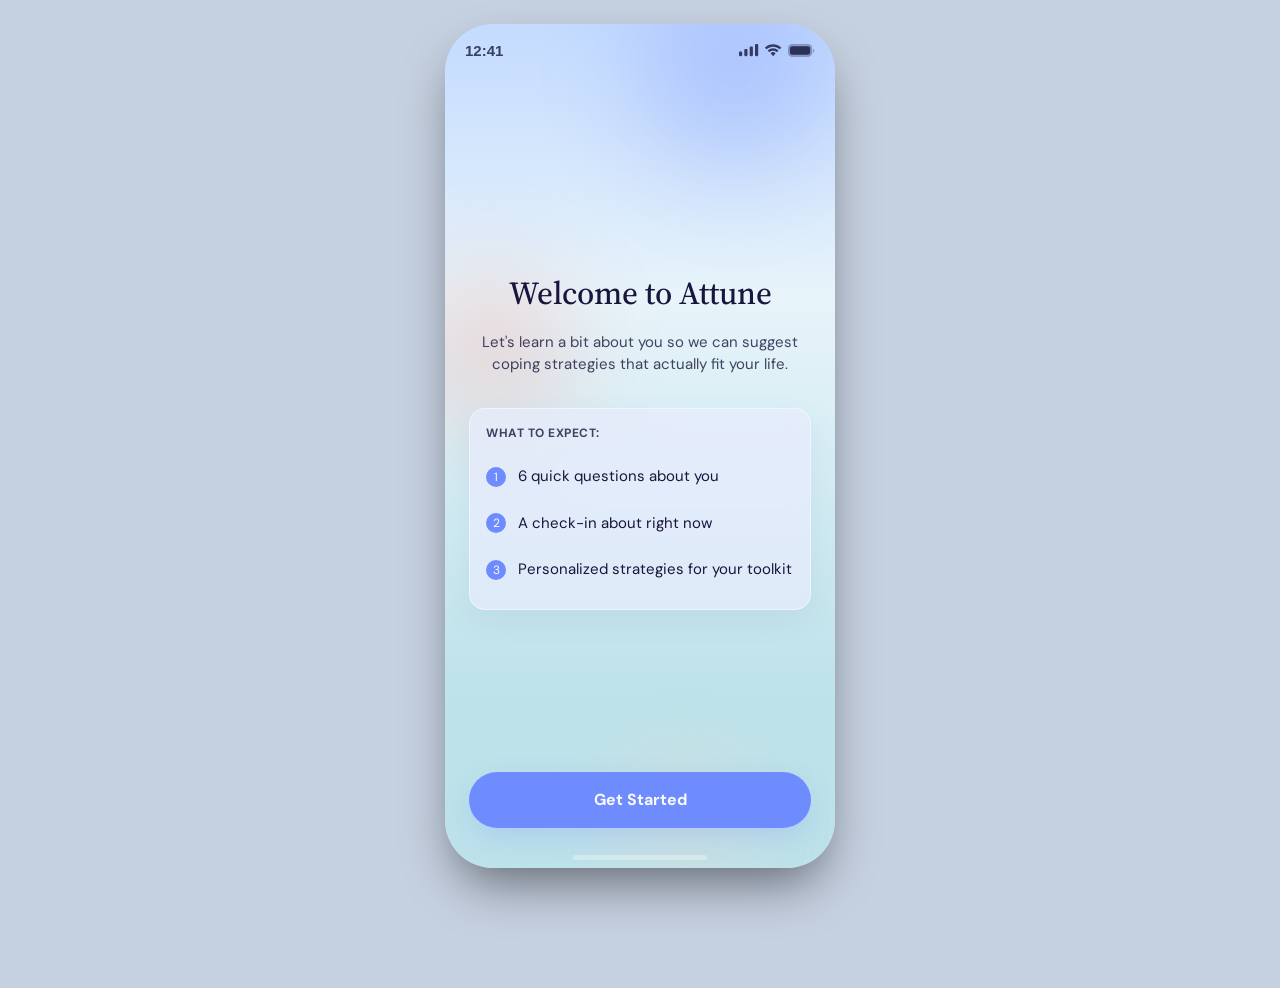
<file: index.html>
<!DOCTYPE html>
<html lang="en">
  <head>
    <meta charset="UTF-8" />
    <meta name="viewport" content="width=device-width, initial-scale=1.0, viewport-fit=cover" />
    <title>Attune</title>
    <meta http-equiv="refresh" content="0; url=pages/welcome.html" />
    <link rel="preconnect" href="https://fonts.googleapis.com" />
    <link rel="preconnect" href="https://fonts.gstatic.com" crossorigin />
    <link
      href="https://fonts.googleapis.com/css2?family=DM+Sans:ital,opsz,wght@0,14..32,400;0,14..32,500;0,14..32,700;1,14..32,400&family=Source+Serif+4:ital,opsz,wght@0,8..60,500;0,8..60,700;1,8..60,500&display=swap"
      rel="stylesheet"
    />
    <link rel="stylesheet" href="design-system/css-vars.css" />
    <link rel="stylesheet" href="styles/global.css" />
    <link rel="stylesheet" href="styles/components.css" />
    <link rel="stylesheet" href="styles/screens.css" />
  </head>
  <body>
    <main class="app-root">
      <p class="type-body-15 text-center" style="max-width: 420px">
        Redirecting to the HTML screens. If nothing happens,
        <a href="pages/welcome.html">open Welcome</a>.
      </p>
    </main>
  </body>
</html>
</file>
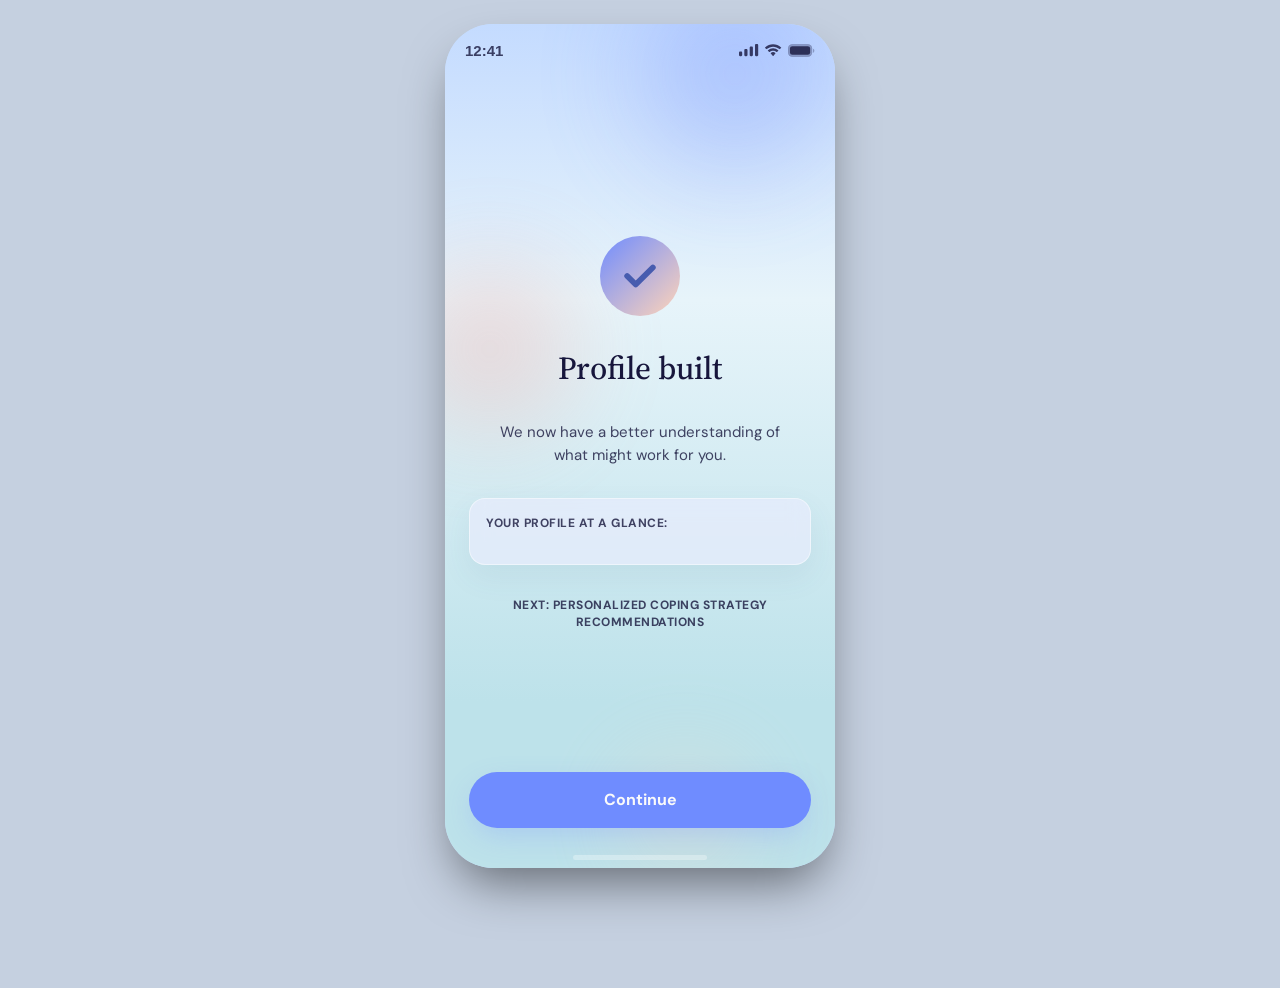
<file: pages/profile-built.html>
<!DOCTYPE html>
<html lang="en">
  <head>
    <meta charset="UTF-8" />
    <meta name="viewport" content="width=device-width, initial-scale=1.0, viewport-fit=cover" />

    <title>Attune — Profile Built</title>

    <link rel="preconnect" href="https://fonts.googleapis.com" />
    <link rel="preconnect" href="https://fonts.gstatic.com" crossorigin />

    <link
      href="https://fonts.googleapis.com/css2?family=DM+Sans:ital,opsz,wght@0,14..32,400;0,14..32,500;0,14..32,700;1,14..32,400&family=Source+Serif+4:ital,opsz,wght@0,8..60,500;0,8..60,700;1,8..60,500&display=swap"
      rel="stylesheet"
    />

    <link rel="stylesheet" href="../design-system/css-vars.css" />
    <link rel="stylesheet" href="../styles/global.css" />
    <link rel="stylesheet" href="../styles/components.css" />
    <link rel="stylesheet" href="../styles/screens.css" />
  </head>

  <body>
    <main class="app-root">
      <div class="device-stage">
        <div class="device-frame" data-node-id="190:355">
          <div class="phone-bg"></div>

          <div class="atmosphere" aria-hidden="true">
            <div
              class="atmosphere-orb orb-top"
              style="background-image: radial-gradient(circle at center, rgba(111,140,255,1) 0%, rgba(111,140,255,0) 70%)"
            ></div>

            <div
              class="atmosphere-orb orb-left"
              style="background-image: radial-gradient(circle at center, rgba(241,161,154,1) 0%, rgba(241,161,154,0) 70%)"
            ></div>

            <div
              class="atmosphere-orb orb-bottom"
              style="background-image: radial-gradient(circle at center, rgba(255,212,184,1) 0%, rgba(255,212,184,0) 70%)"
            ></div>
          </div>

          <div class="status-bar" role="presentation">
            <div class="status-row">
              <div class="status-spacer"></div>

              <div class="status-icons">
                <img
                  class="status-icon"
                  src="../assets/icon-cellular.svg"
                  alt=""
                  width="20"
                  height="13"
                />

                <img
                  class="status-icon"
                  src="../assets/icon-wifi.svg"
                  alt=""
                  width="17"
                  height="13"
                />

                <img
                  class="status-icon"
                  src="../assets/icon-battery.svg"
                  alt=""
                  width="27"
                  height="13"
                />
              </div>
            </div>
          </div>

          <div class="screen-body">
            <div class="screen-body-inner profile-screen">
              <div class="flex-grow"></div>

              <section class="profile-content">
                <div class="icon-holder">
                  <div class="check-badge">
                    <img src="../assets/icon-check.svg" alt="" />
                  </div>
                </div>

                <h1 class="type-heading-serif-32 text-center">
                  Profile built
                </h1>

                <p class="type-body-15 text-center profile-text">
                  We now have a better understanding of what might work for you.
                </p>

                <div class="glass-card profile-card">
                  <p class="type-label-upper profile-label">
                    Your profile at a glance:
                  </p>

                  <div class="chip-list" data-profile-chips></div>
                </div>

                <p class="type-caption-upper text-center next-note">
                  Next: personalized coping strategy recommendations
                </p>
              </section>

              <div class="flex-grow"></div>

              <a class="btn-primary full-button" role="button" href="recommendations.html">
                <span class="type-btn-primary">Continue</span>
              </a>
            </div>
          </div>

          <div class="home-indicator" aria-hidden="true"></div>
        </div>
      </div>
    </main>

    <script src="../JS/state.js"></script>
    <script src="../JS/Screens/profile-built.js"></script>
    <script src="../JS/status-bar.js"></script>
  </body>
</html>
</file>
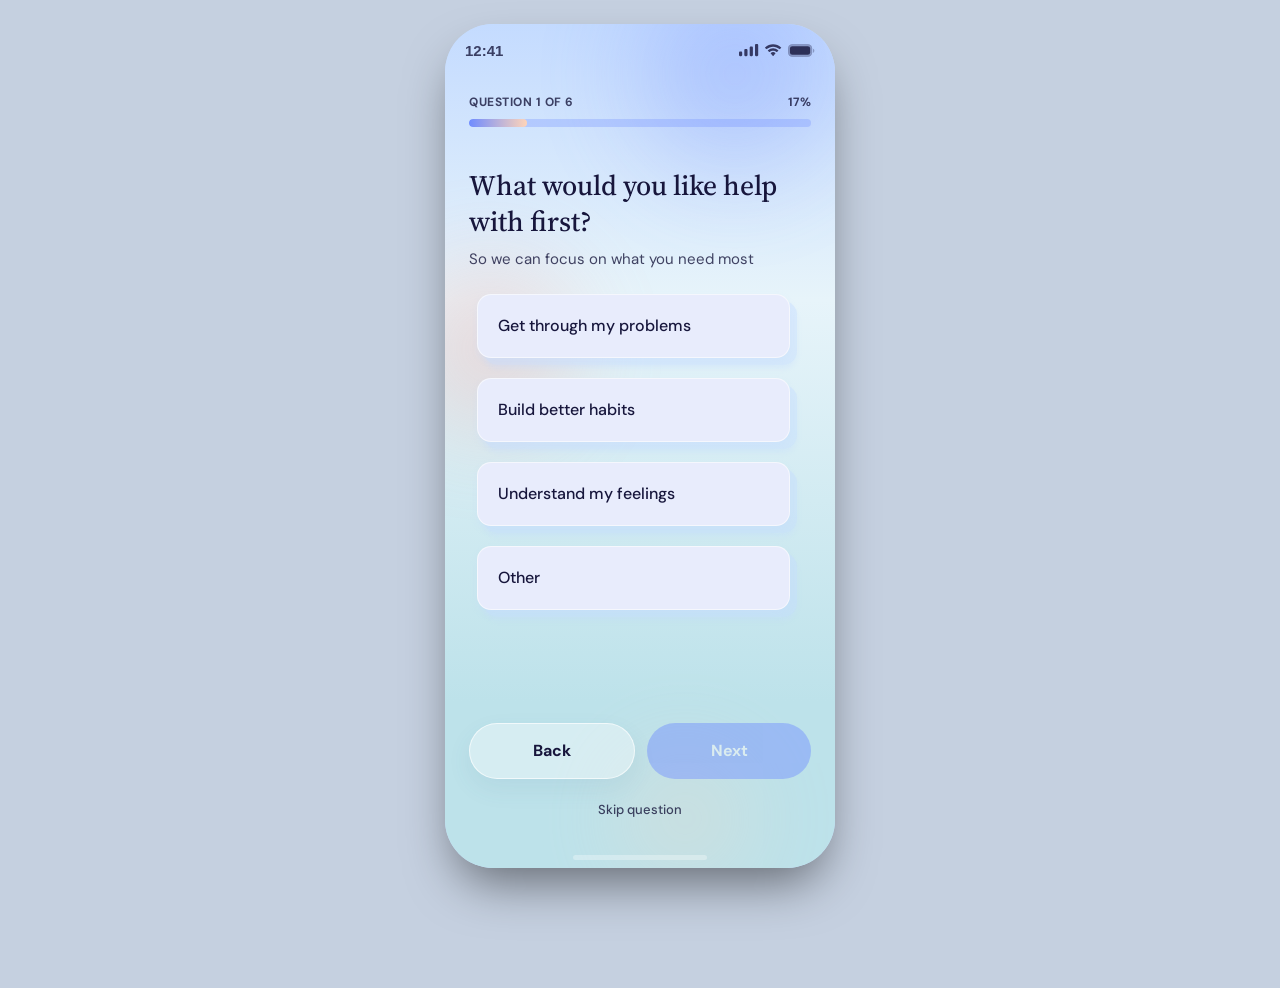
<file: pages/q1.html>
<!DOCTYPE html>
<html lang="en">
  <head>
    <meta charset="UTF-8" />
    <meta name="viewport" content="width=device-width, initial-scale=1.0, viewport-fit=cover" />
    <title>Attune — Q1</title>
    <link rel="preconnect" href="https://fonts.googleapis.com" />
    <link rel="preconnect" href="https://fonts.gstatic.com" crossorigin />
    <link
      href="https://fonts.googleapis.com/css2?family=DM+Sans:ital,opsz,wght@0,14..32,400;0,14..32,500;0,14..32,700;1,14..32,400&family=Source+Serif+4:ital,opsz,wght@0,8..60,500;0,8..60,700;1,8..60,500&display=swap"
      rel="stylesheet"
    />
    <link rel="stylesheet" href="../design-system/css-vars.css" />
    <link rel="stylesheet" href="../styles/global.css" />
    <link rel="stylesheet" href="../styles/components.css" />
    <link rel="stylesheet" href="../styles/screens.css" />
  </head>
  <body>
    <main class="app-root">
      <div class="device-stage">
        <div class="device-frame" data-node-id="190:257">
          <div class="phone-bg"></div>

          <div class="atmosphere" aria-hidden="true">
            <div
              class="atmosphere-orb orb-top"
              style="background-image: radial-gradient(circle at center, rgba(111,140,255,1) 0%, rgba(111,140,255,0) 70%)"
            ></div>
            <div
              class="atmosphere-orb orb-left"
              style="background-image: radial-gradient(circle at center, rgba(241,161,154,1) 0%, rgba(241,161,154,0) 70%)"
            ></div>
            <div
              class="atmosphere-orb orb-bottom"
              style="background-image: radial-gradient(circle at center, rgba(255,212,184,1) 0%, rgba(255,212,184,0) 70%)"
            ></div>
          </div>

          <div class="status-bar" role="presentation">
            <div class="status-row">
              <div class="status-spacer"></div>
              <div class="status-icons">
                <img class="status-icon" src="../assets/icon-cellular.svg" alt="" width="20" height="13" />
                <img class="status-icon" src="../assets/icon-wifi.svg" alt="" width="17" height="13" />
                <img class="status-icon" src="../assets/icon-battery.svg" alt="" width="27" height="13" />
              </div>
            </div>
          </div>

          <div class="screen-body">
            <div class="screen-body-inner">
              <div class="progress-header">
                <span class="type-caption-upper">Question 1 of 6</span>
                <span class="type-caption-upper">17%</span>
              </div>

              <div class="progress-bar-wrap">
                <div class="progress-bar">
                  <div class="progress-fill" style="right: 83%"></div>
                </div>
              </div>

              <div
                class="w-full"
                style="display: flex; flex-direction: column; gap: 24px; align-items: center"
              >
                <div class="w-full">
                  <div class="w-full" style="padding-bottom: 8px">
                    <h2 class="type-heading-serif-28">What would you like help with first?</h2>
                  </div>
                  <p class="type-body-15">So we can focus on what you need most</p>
                </div>

                <div class="mc-stack">
                  <button type="button" class="mc-btn">
                    <div class="mc-shadow"></div>
                    <div class="mc-face">
                      <span class="mc-label">Get through my problems</span>
                    </div>
                  </button>

                  <button type="button" class="mc-btn">
                    <div class="mc-shadow"></div>
                    <div class="mc-face">
                      <span class="mc-label">Build better habits</span>
                    </div>
                  </button>

                  <button type="button" class="mc-btn">
                    <div class="mc-shadow"></div>
                    <div class="mc-face">
                      <span class="mc-label">Understand my feelings</span>
                    </div>
                  </button>

                  <button type="button" class="mc-btn">
                    <div class="mc-shadow"></div>
                    <div class="mc-face">
                      <span class="mc-label">Other</span>
                    </div>
                  </button>

                  <div class="inline-other-field" aria-hidden="true">
                    <div class="other-field-box">
                      <input
                        class="inline-other-input"
                        type="text"
                        placeholder="Type your answer"
                        autocomplete="off"
                        maxlength="48"
                      />
                      <button type="button" class="inline-other-add" disabled>Add</button>
                    </div>
                  </div>
                </div>
              </div>

              <div class="flex-grow"></div>

              <div
                class="w-full"
                style="display: flex; flex-direction: column; gap: var(--space-12); align-items: center"
              >
                <div class="btn-row">
                  <a class="btn-secondary" role="button" href="welcome.html">
                    <span class="type-btn-secondary">Back</span>
                  </a>
                  <button
                  type="button"
                  class="btn-primary garden-button"
                  data-next-button
                  disabled
                >
                  <span class="type-btn-primary">Next</span>
                </button>
                </div>
                <a class="skip-link w-full" role="button" href="q2.html">Skip question</a>
              </div>
            </div>
          </div>

          <div class="home-indicator" aria-hidden="true"></div>
        </div>
      </div>
    </main>
    <script src="../JS/state.js"></script>
    <script src="../JS/Screens/q1.js"></script>
    <script src="../JS/status-bar.js"></script>
  </body>
</html>
</file>
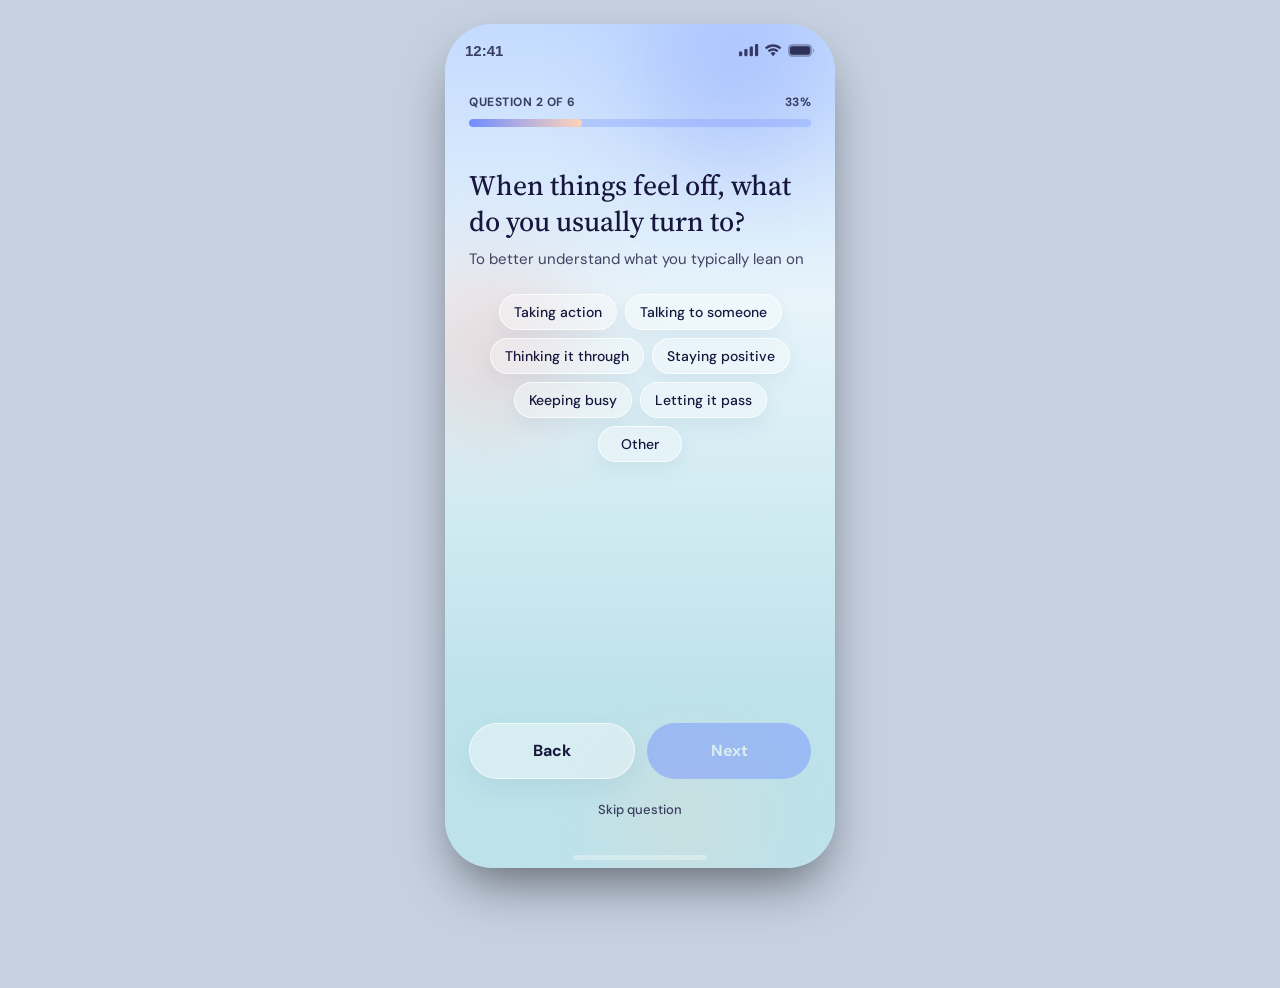
<file: pages/q2.html>
<!DOCTYPE html>
<html lang="en">
  <head>
    <meta charset="UTF-8" />
    <meta name="viewport" content="width=device-width, initial-scale=1.0, viewport-fit=cover" />
    <title>Attune — Q2</title>
    <link rel="preconnect" href="https://fonts.googleapis.com" />
    <link rel="preconnect" href="https://fonts.gstatic.com" crossorigin />
    <link
      href="https://fonts.googleapis.com/css2?family=DM+Sans:ital,opsz,wght@0,14..32,400;0,14..32,500;0,14..32,700;1,14..32,400&family=Source+Serif+4:ital,opsz,wght@0,8..60,500;0,8..60,700;1,8..60,500&display=swap"
      rel="stylesheet"
    />
    <link rel="stylesheet" href="../design-system/css-vars.css" />
    <link rel="stylesheet" href="../styles/global.css" />
    <link rel="stylesheet" href="../styles/components.css" />
    <link rel="stylesheet" href="../styles/screens.css" />
  </head>
  <body>
    <main class="app-root">
      <div class="device-stage">
        <div class="device-frame" data-node-id="191:1053">
          <div class="phone-bg"></div>

          <div class="atmosphere" aria-hidden="true">
            <div
              class="atmosphere-orb orb-top"
              style="background-image: radial-gradient(circle at center, rgba(111,140,255,1) 0%, rgba(111,140,255,0) 70%)"
            ></div>
            <div
              class="atmosphere-orb orb-left"
              style="background-image: radial-gradient(circle at center, rgba(241,161,154,1) 0%, rgba(241,161,154,0) 70%)"
            ></div>
            <div
              class="atmosphere-orb orb-bottom"
              style="background-image: radial-gradient(circle at center, rgba(255,212,184,1) 0%, rgba(255,212,184,0) 70%)"
            ></div>
          </div>

          <div class="status-bar" role="presentation">
            <div class="status-row">
              <div class="status-spacer"></div>
              <div class="status-icons">
                <img class="status-icon" src="../assets/icon-cellular.svg" alt="" width="20" height="13" />
                <img class="status-icon" src="../assets/icon-wifi.svg" alt="" width="17" height="13" />
                <img class="status-icon" src="../assets/icon-battery.svg" alt="" width="27" height="13" />
              </div>
            </div>
          </div>

          <div class="screen-body">
            <div class="screen-body-inner">
              <div class="progress-header">
                <span class="type-caption-upper">Question 2 of 6</span>
                <span class="type-caption-upper">33%</span>
              </div>

              <div class="progress-bar-wrap">
                <div class="progress-bar">
                  <div class="progress-fill" style="right: 67%"></div>
                </div>
              </div>

              <div class="w-full" style="display: flex; flex-direction: column; gap: 24px">
                <div class="w-full">
                  <div class="w-full" style="padding-bottom: 8px">
                    <h2 class="type-heading-serif-28">
                      When things feel off, what do you usually turn to?
                    </h2>
                  </div>
                  <p class="type-body-15">To better understand what you typically lean on</p>
                </div>

                <div class="w-full" style="display: flex; justify-content: center">
                  <div class="chip-wrap">
                    <button type="button" class="chip-cloud">
                      <span class="chip-text">Taking action</span>
                    </button>
                    <button type="button" class="chip-cloud">
                      <span class="chip-text">Talking to someone</span>
                    </button>
                    <button type="button" class="chip-cloud">
                      <span class="chip-text">Thinking it through</span>
                    </button>
                    <button type="button" class="chip-cloud">
                      <span class="chip-text">Staying positive</span>
                    </button>
                    <button type="button" class="chip-cloud">
                      <span class="chip-text">Keeping busy</span>
                    </button>
                    <button type="button" class="chip-cloud">
                      <span class="chip-text">Letting it pass</span>
                    </button>
                    <button type="button" class="chip-cloud">
                      <span class="chip-text">Other</span>
                    </button>

                    <div class="inline-other-field" aria-hidden="true">
                      <div class="other-field-box">
                        <input
                          class="inline-other-input"
                          type="text"
                          placeholder="Text Field"
                          autocomplete="off"
                          maxlength="48"
                        />
                        <button type="button" class="inline-other-add" disabled>Add</button>
                      </div>
                    </div>
                  </div>
                </div>
              </div>

              <div class="flex-grow"></div>

              <div
                class="w-full"
                style="display: flex; flex-direction: column; gap: var(--space-12); align-items: center"
              >
                <div class="btn-row">
                  <a class="btn-secondary" role="button" href="q1.html">
                    <span class="type-btn-secondary">Back</span>
                  </a>
                  <button type="button" class="btn-primary" data-next-button disabled>
                    <span class="type-btn-primary">Next</span>
                  </button>
                </div>
                <a class="skip-link w-full" role="button" href="q3.html">Skip question</a>
              </div>
            </div>
          </div>

          <div class="home-indicator" aria-hidden="true"></div>
        </div>
      </div>
    </main>

    <script src="../JS/state.js"></script>
    <script src="../JS/Screens/q2.js"></script>
    <script src="../JS/status-bar.js"></script>
  </body>
</html>
</file>
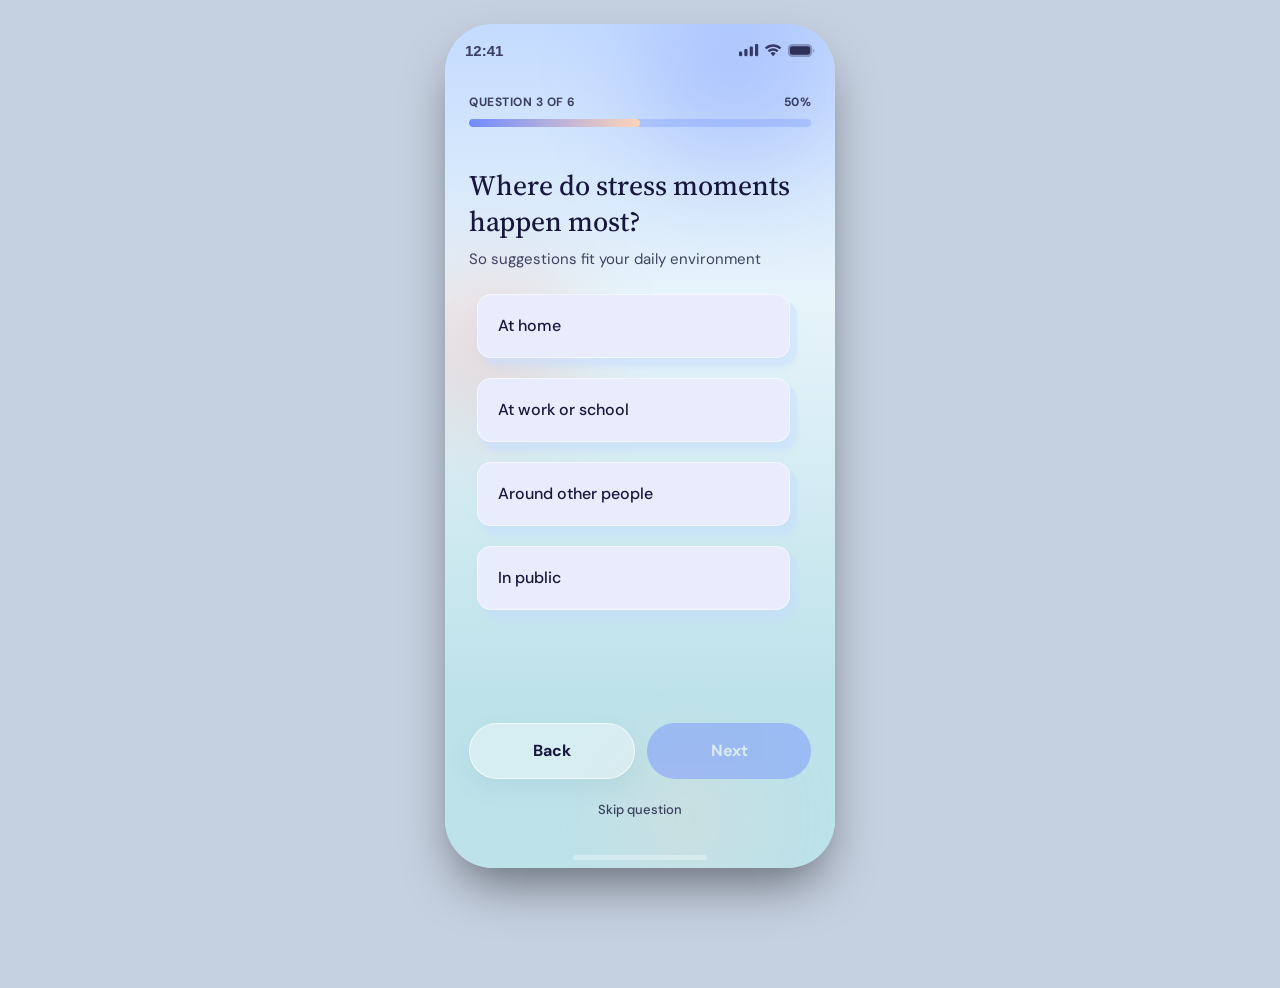
<file: pages/q3.html>
<!DOCTYPE html>
<html lang="en">
  <head>
    <meta charset="UTF-8" />
    <meta name="viewport" content="width=device-width, initial-scale=1.0, viewport-fit=cover" />
    <title>Attune — Q3</title>
    <link rel="preconnect" href="https://fonts.googleapis.com" />
    <link rel="preconnect" href="https://fonts.gstatic.com" crossorigin />
    <link
      href="https://fonts.googleapis.com/css2?family=DM+Sans:ital,opsz,wght@0,14..32,400;0,14..32,500;0,14..32,700;1,14..32,400&family=Source+Serif+4:ital,opsz,wght@0,8..60,500;0,8..60,700;1,8..60,500&display=swap"
      rel="stylesheet"
    />
    <link rel="stylesheet" href="../design-system/css-vars.css" />
    <link rel="stylesheet" href="../styles/global.css" />
    <link rel="stylesheet" href="../styles/components.css" />
    <link rel="stylesheet" href="../styles/screens.css" />
  </head>
  <body>
    <main class="app-root">
      <div class="device-stage">
        <div class="device-frame" data-node-id="196:1573">
          <div class="phone-bg"></div>

          <div class="atmosphere" aria-hidden="true">
            <div
              class="atmosphere-orb orb-top"
              style="background-image: radial-gradient(circle at center, rgba(111,140,255,1) 0%, rgba(111,140,255,0) 70%)"
            ></div>
            <div
              class="atmosphere-orb orb-left"
              style="background-image: radial-gradient(circle at center, rgba(241,161,154,1) 0%, rgba(241,161,154,0) 70%)"
            ></div>
            <div
              class="atmosphere-orb orb-bottom"
              style="background-image: radial-gradient(circle at center, rgba(255,212,184,1) 0%, rgba(255,212,184,0) 70%)"
            ></div>
          </div>

          <div class="status-bar" role="presentation">
            <div class="status-row">
              <div class="status-spacer"></div>
              <div class="status-icons">
                <img class="status-icon" src="../assets/icon-cellular.svg" alt="" width="20" height="13" />
                <img class="status-icon" src="../assets/icon-wifi.svg" alt="" width="17" height="13" />
                <img class="status-icon" src="../assets/icon-battery.svg" alt="" width="27" height="13" />
              </div>
            </div>
          </div>

          <div class="screen-body">
            <div class="screen-body-inner">
              <div class="progress-header">
                <span class="type-caption-upper">Question 3 of 6</span>
                <span class="type-caption-upper">50%</span>
              </div>

              <div class="progress-bar-wrap">
                <div class="progress-bar">
                  <div class="progress-fill" style="right: 50%"></div>
                </div>
              </div>

              <div
                class="w-full"
                style="display: flex; flex-direction: column; gap: 24px; align-items: center"
              >
                <div class="w-full">
                  <div class="w-full" style="padding-bottom: 8px">
                    <h2 class="type-heading-serif-28">Where do stress moments happen most?</h2>
                  </div>
                  <p class="type-body-15">So suggestions fit your daily environment</p>
                </div>

                <div class="mc-stack">
                  <button type="button" class="mc-btn">
                    <div class="mc-shadow"></div>
                    <div class="mc-face"><span class="mc-label">At home</span></div>
                  </button>
                  <button type="button" class="mc-btn">
                    <div class="mc-shadow"></div>
                    <div class="mc-face"><span class="mc-label">At work or school</span></div>
                  </button>
                  <button type="button" class="mc-btn">
                    <div class="mc-shadow"></div>
                    <div class="mc-face"><span class="mc-label">Around other people</span></div>
                  </button>
                  <button type="button" class="mc-btn">
                    <div class="mc-shadow"></div>
                    <div class="mc-face"><span class="mc-label">In public</span></div>
                  </button>
                </div>
              </div>

              <div class="flex-grow"></div>

              <div
                class="w-full"
                style="display: flex; flex-direction: column; gap: var(--space-12); align-items: center"
              >
                <div class="btn-row">
                  <a class="btn-secondary" role="button" href="q2.html">
                    <span class="type-btn-secondary">Back</span>
                  </a>
                  <button type="button" class="btn-primary" data-next-button disabled>
                    <span class="type-btn-primary">Next</span>
                  </button>
                </div>
                <a class="skip-link w-full" role="button" href="q4.html">Skip question</a>
              </div>
            </div>
          </div>

          <div class="home-indicator" aria-hidden="true"></div>
        </div>
      </div>
    </main>

    <script src="../JS/state.js"></script>
    <script src="../JS/Screens/q3.js"></script>
    <script src="../JS/status-bar.js"></script>
  </body>
</html>
</file>
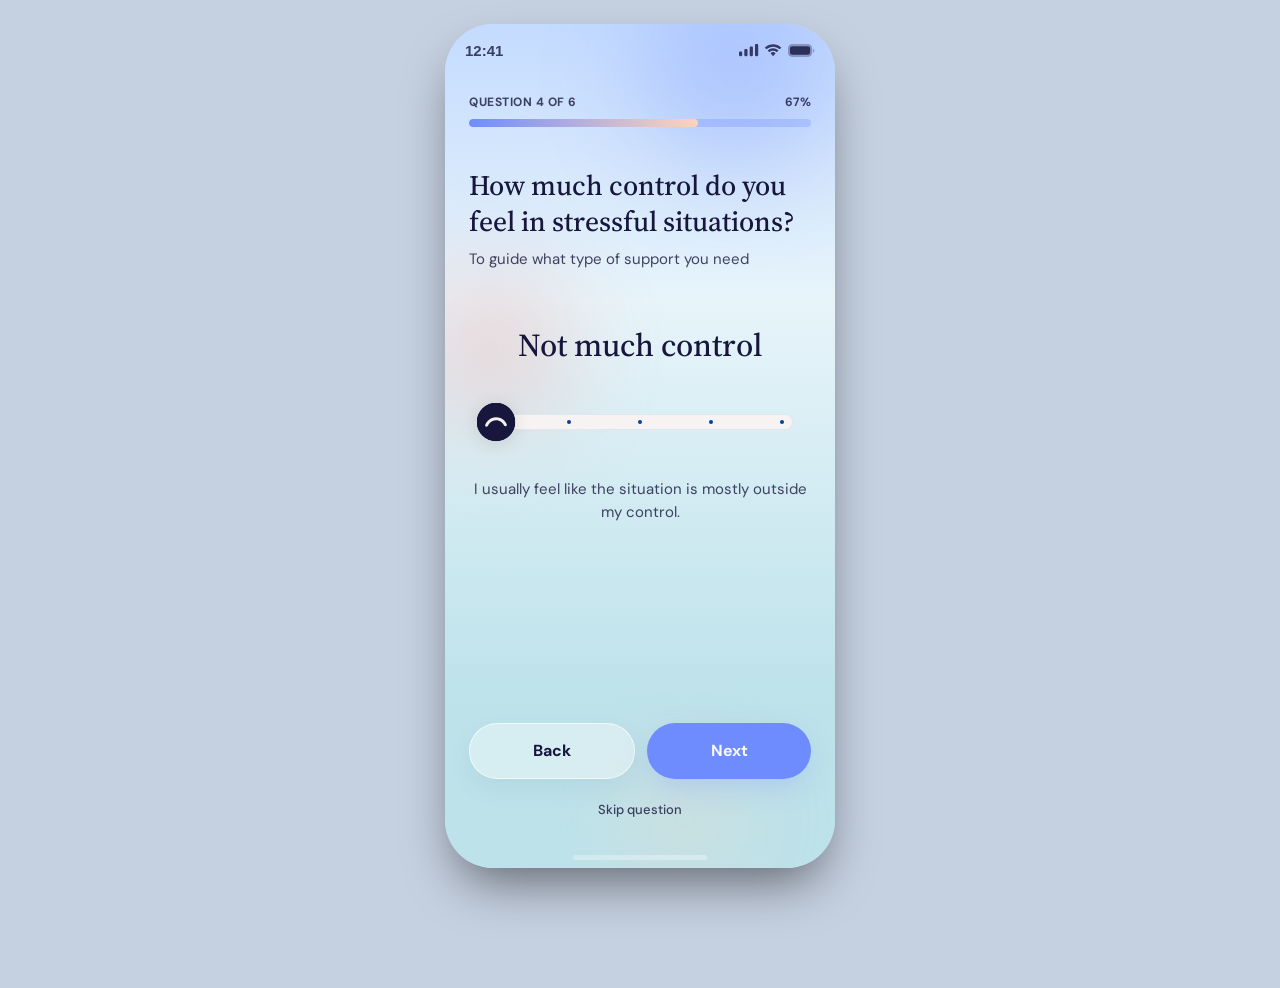
<file: pages/q4.html>
<!DOCTYPE html>
<html lang="en">

<head>
  <meta charset="UTF-8" />
  <meta name="viewport" content="width=device-width, initial-scale=1.0, viewport-fit=cover" />
  <title>Attune — Q4</title>
  <link rel="preconnect" href="https://fonts.googleapis.com" />
  <link rel="preconnect" href="https://fonts.gstatic.com" crossorigin />
  <link
    href="https://fonts.googleapis.com/css2?family=DM+Sans:ital,opsz,wght@0,14..32,400;0,14..32,500;0,14..32,700;1,14..32,400&family=Source+Serif+4:ital,opsz,wght@0,8..60,500;0,8..60,700;1,8..60,500&display=swap"
    rel="stylesheet" />
  <link rel="stylesheet" href="../design-system/css-vars.css" />
  <link rel="stylesheet" href="../styles/global.css" />
  <link rel="stylesheet" href="../styles/components.css" />
  <link rel="stylesheet" href="../styles/screens.css" />
</head>

<body>
  <main class="app-root">
    <div class="device-stage">
      <div class="device-frame" data-node-id="196:1635">
        <div class="phone-bg"></div>

        <div class="atmosphere" aria-hidden="true">
          <div class="atmosphere-orb orb-top"
            style="background-image: radial-gradient(circle at center, rgba(111,140,255,1) 0%, rgba(111,140,255,0) 70%)">
          </div>
          <div class="atmosphere-orb orb-left"
            style="background-image: radial-gradient(circle at center, rgba(241,161,154,1) 0%, rgba(241,161,154,0) 70%)">
          </div>
          <div class="atmosphere-orb orb-bottom"
            style="background-image: radial-gradient(circle at center, rgba(255,212,184,1) 0%, rgba(255,212,184,0) 70%)">
          </div>
        </div>

        <div class="status-bar" role="presentation">
          <div class="status-row">
            <div class="status-spacer"></div>
            <div class="status-icons">
              <img class="status-icon" src="../assets/icon-cellular.svg" alt="" width="20" height="13" />
              <img class="status-icon" src="../assets/icon-wifi.svg" alt="" width="17" height="13" />
              <img class="status-icon" src="../assets/icon-battery.svg" alt="" width="27" height="13" />
            </div>
          </div>
        </div>

        <div class="screen-body">
          <div class="screen-body-inner">

            <div class="progress-header">
              <span class="type-caption-upper">Question 4 of 6</span>
              <span class="type-caption-upper">67%</span>
            </div>

            <div class="progress-bar-wrap">
              <div class="progress-bar">
                <div class="progress-fill" style="right: 33%"></div>
              </div>
            </div>

            <div class="w-full" style="display: flex; flex-direction: column; gap: 24px;">
              <div class="w-full">
                <div class="w-full" style="padding-bottom: 8px">
                  <h2 class="type-heading-serif-28">
                    How much control do you feel in stressful situations?
                  </h2>
                </div>
                <p class="type-body-15">To guide what type of support you need</p>
              </div>

              <div class="interactive-slider">
                <div class="slider-panel interactive-slider" data-likert-slider>
                  <p class="slider-value" data-slider-value></p>
                  <div class="slider-rail-wrap">
                    <div class="range-slider">
                      <div class="slider-track"></div>
                      <div class="slider-dots">
                        <img src="../assets/slider-dot.svg" alt="" />
                        <img src="../assets/slider-dot.svg" alt="" />
                        <img src="../assets/slider-dot.svg" alt="" />
                        <img src="../assets/slider-dot.svg" alt="" />
                        <img src="../assets/slider-dot.svg" alt="" />
                      </div>
                      <img class="range-slider-indicators" data-slider-image src="../assets/value-indicator-none.svg" alt="" />
                      <input type="range" class="range-slider-input" data-slider-input min="0" max="4" step="1"
                        value="0" aria-label="How much control do you typically feel over your stressors?" />
                    </div>
                  </div>
                  <p class="type-body-15 text-center w-full slider-description" data-slider-description></p>
                </div>
              </div>
            </div>

            <div class="flex-grow"></div>

            <div class="w-full" style="display: flex; flex-direction: column; gap: var(--space-12); align-items: center">
              <div class="btn-row">
                <a class="btn-secondary" role="button" href="q3.html">
                  <span class="type-btn-secondary">Back</span>
                </a>
                <button type="button" class="btn-primary" data-next-button>
                  <span class="type-btn-primary">Next</span>
                </button>
              </div>
              <a class="skip-link w-full" role="button" href="q5.html">Skip question</a>
            </div>

          </div>
        </div>

        <div class="home-indicator" aria-hidden="true"></div>
      </div>
    </div>
  </main>
  <script src="../JS/state.js"></script>
  <script src="../JS/Screens/q4.js"></script>
  <script src="../JS/status-bar.js"></script>
</body>

</html>
</file>
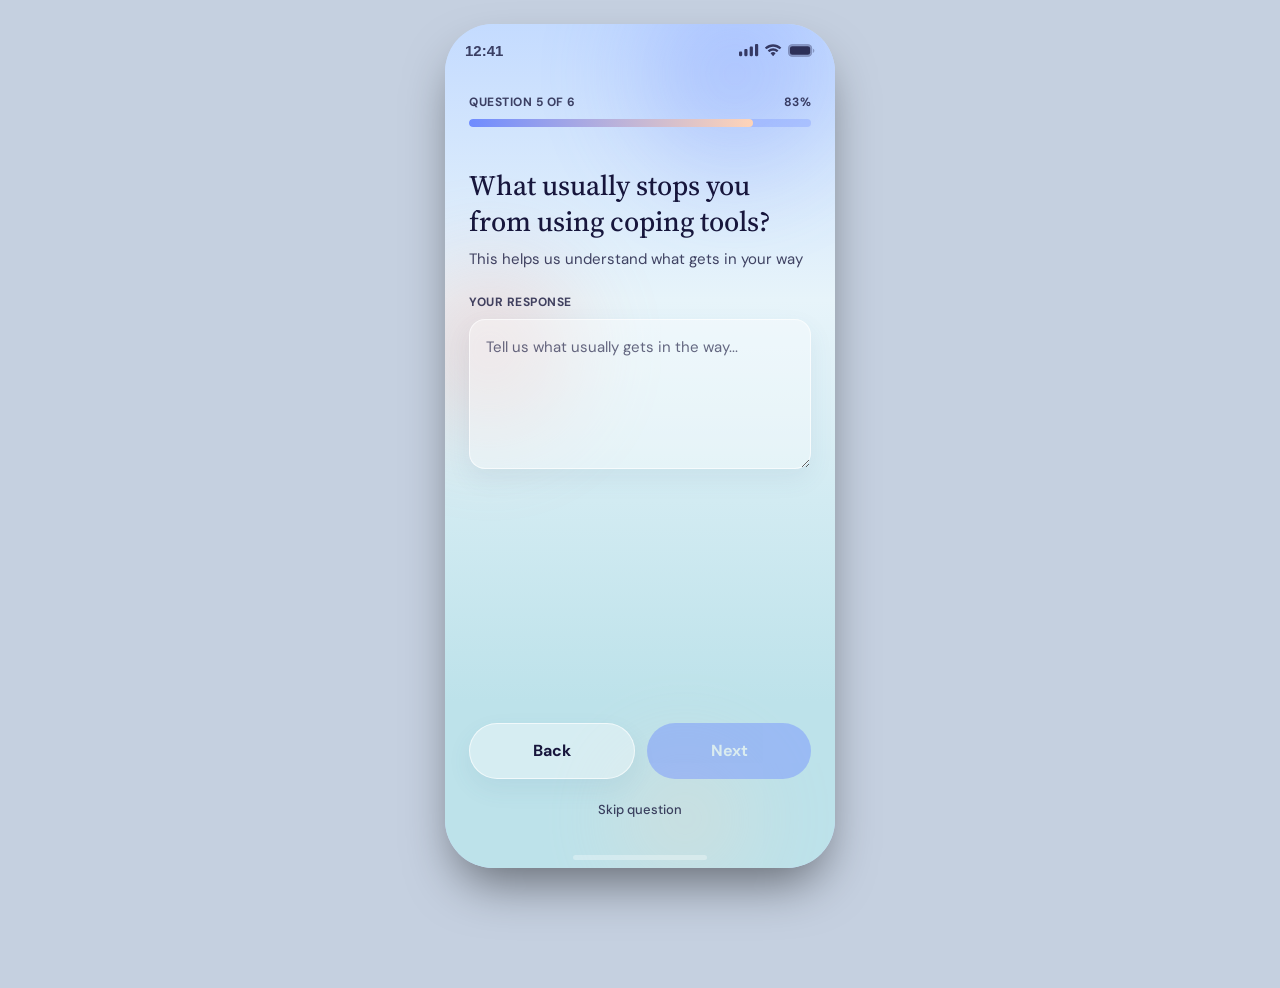
<file: pages/q5.html>
<!DOCTYPE html>
<html lang="en">
  <head>
    <meta charset="UTF-8" />
    <meta name="viewport" content="width=device-width, initial-scale=1.0, viewport-fit=cover" />
    <title>Attune — Q5</title>
    <link rel="preconnect" href="https://fonts.googleapis.com" />
    <link rel="preconnect" href="https://fonts.gstatic.com" crossorigin />
    <link
      href="https://fonts.googleapis.com/css2?family=DM+Sans:ital,opsz,wght@0,14..32,400;0,14..32,500;0,14..32,700;1,14..32,400&family=Source+Serif+4:ital,opsz,wght@0,8..60,500;0,8..60,700;1,8..60,500&display=swap"
      rel="stylesheet"
    />
    <link rel="stylesheet" href="../design-system/css-vars.css" />
    <link rel="stylesheet" href="../styles/global.css" />
    <link rel="stylesheet" href="../styles/components.css" />
    <link rel="stylesheet" href="../styles/screens.css" />
  </head>
  <body>
    <main class="app-root">
      <div class="device-stage">
        <div class="device-frame" data-node-id="196:1697">
          <div class="phone-bg"></div>

          <div class="atmosphere" aria-hidden="true">
            <div
              class="atmosphere-orb orb-top"
              style="background-image: radial-gradient(circle at center, rgba(111,140,255,1) 0%, rgba(111,140,255,0) 70%)"
            ></div>
            <div
              class="atmosphere-orb orb-left"
              style="background-image: radial-gradient(circle at center, rgba(241,161,154,1) 0%, rgba(241,161,154,0) 70%)"
            ></div>
            <div
              class="atmosphere-orb orb-bottom"
              style="background-image: radial-gradient(circle at center, rgba(255,212,184,1) 0%, rgba(255,212,184,0) 70%)"
            ></div>
          </div>

          <div class="status-bar" role="presentation">
            <div class="status-row">
              <div class="status-spacer"></div>
              <div class="status-icons">
                <img class="status-icon" src="../assets/icon-cellular.svg" alt="" width="20" height="13" />
                <img class="status-icon" src="../assets/icon-wifi.svg" alt="" width="17" height="13" />
                <img class="status-icon" src="../assets/icon-battery.svg" alt="" width="27" height="13" />
              </div>
            </div>
          </div>

          <div class="screen-body">
            <div class="screen-body-inner">
              <div class="progress-header">
                <span class="type-caption-upper">Question 5 of 6</span>
                <span class="type-caption-upper">83%</span>
              </div>

              <div class="progress-bar-wrap">
                <div class="progress-bar">
                  <div class="progress-fill" style="right: 17%"></div>
                </div>
              </div>

              <div class="w-full" style="display: flex; flex-direction: column; gap: 24px">
                <div class="w-full">
                  <div class="w-full" style="padding-bottom: 8px">
                    <h2 class="type-heading-serif-28">
                      What usually stops you from using coping tools?
                    </h2>
                  </div>
                  <p class="type-body-15">This helps us understand what gets in your way</p>
                </div>

                <div class="answer-box">
                  <label class="type-label-upper" for="barriers-answer">
                    Your response
                  </label>
                
                  <textarea
                    id="barriers-answer"
                    class="answer-input"
                    data-text-answer
                    rows="5"
                    placeholder="Tell us what usually gets in the way..."
                  ></textarea>
                </div>
                
              </div>

              <div class="flex-grow"></div>

              <div
                class="w-full"
                style="display: flex; flex-direction: column; gap: var(--space-12); align-items: center"
              >
                <div class="btn-row">
                  <a class="btn-secondary" role="button" href="q4.html">
                    <span class="type-btn-secondary">Back</span>
                  </a>
                  <button type="button" class="btn-primary" data-next-button disabled>
                    <span class="type-btn-primary">Next</span>
                  </button>
                </div>
                <a class="skip-link w-full" role="button" href="q6.html">Skip question</a>
              </div>
            </div>
          </div>

          <div class="home-indicator" aria-hidden="true"></div>
        </div>
      </div>
    </main>
    
    <script src="../JS/state.js"></script>
    <script src="../JS/Screens/q5.js"></script>
    <script src="../JS/status-bar.js"></script>
  </body>
</html>
</file>
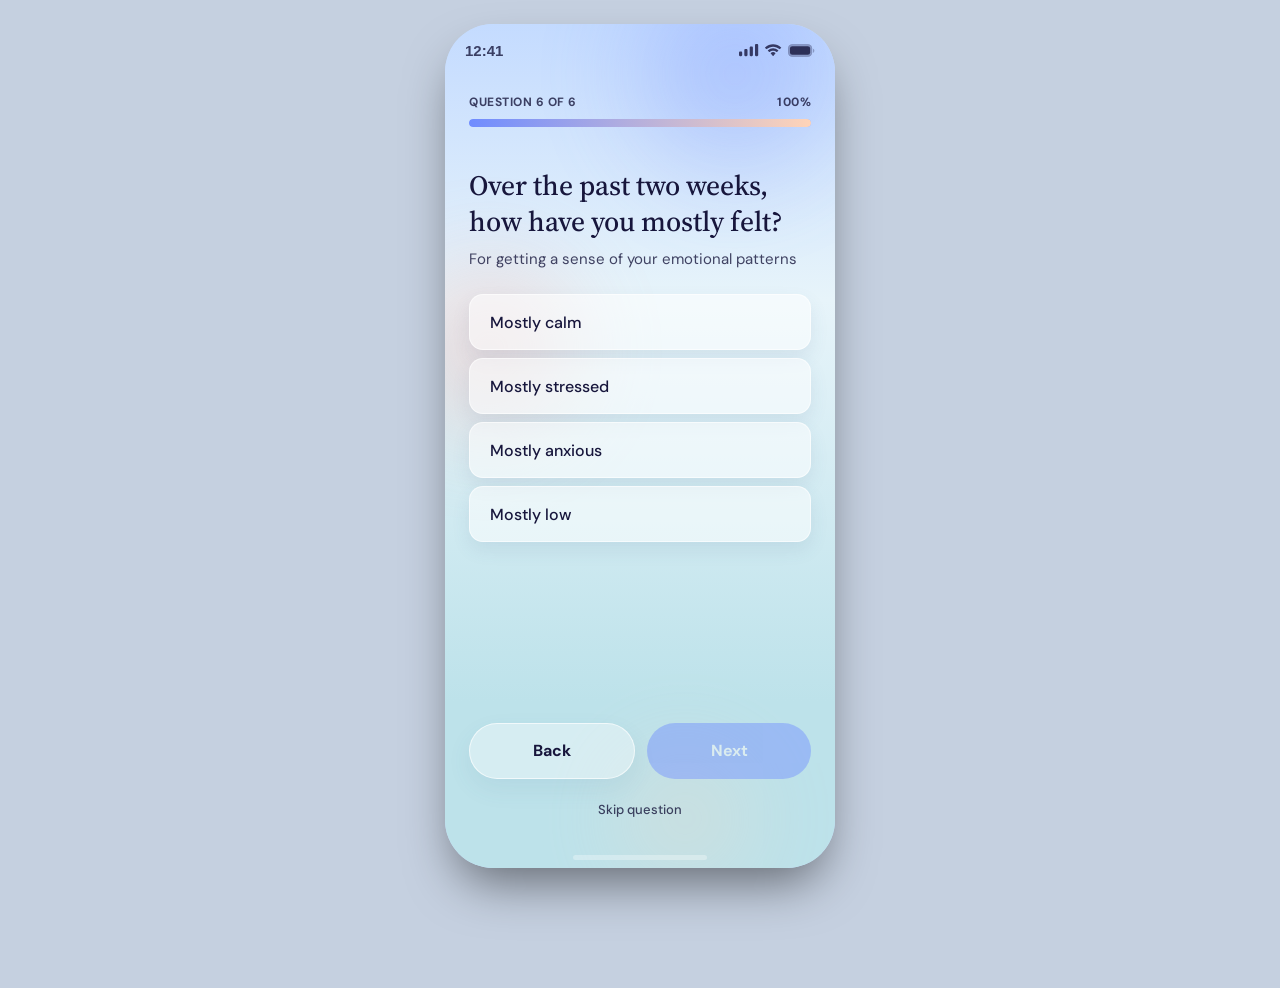
<file: pages/q6.html>
<!DOCTYPE html>
<html lang="en">
  <head>
    <meta charset="UTF-8" />
    <meta name="viewport" content="width=device-width, initial-scale=1.0, viewport-fit=cover" />
    <title>Attune — Q6</title>

    <link rel="preconnect" href="https://fonts.googleapis.com" />
    <link rel="preconnect" href="https://fonts.gstatic.com" crossorigin />

    <link
      href="https://fonts.googleapis.com/css2?family=DM+Sans:ital,opsz,wght@0,14..32,400;0,14..32,500;0,14..32,700;1,14..32,400&family=Source+Serif+4:ital,opsz,wght@0,8..60,500;0,8..60,700;1,8..60,500&display=swap"
      rel="stylesheet"
    />

    <link rel="stylesheet" href="../design-system/css-vars.css" />
    <link rel="stylesheet" href="../styles/global.css" />
    <link rel="stylesheet" href="../styles/components.css" />
    <link rel="stylesheet" href="../styles/screens.css" />
  </head>

  <body>
    <main class="app-root">
      <div class="device-stage">
        <div class="device-frame" data-node-id="196:1759">
          <div class="phone-bg"></div>

          <div class="atmosphere" aria-hidden="true">
            <div
              class="atmosphere-orb orb-top"
              style="background-image: radial-gradient(circle at center, rgba(111,140,255,1) 0%, rgba(111,140,255,0) 70%)"
            ></div>

            <div
              class="atmosphere-orb orb-left"
              style="background-image: radial-gradient(circle at center, rgba(241,161,154,1) 0%, rgba(241,161,154,0) 70%)"
            ></div>

            <div
              class="atmosphere-orb orb-bottom"
              style="background-image: radial-gradient(circle at center, rgba(255,212,184,1) 0%, rgba(255,212,184,0) 70%)"
            ></div>
          </div>

          <div class="status-bar" role="presentation">
            <div class="status-row">
              <div class="status-spacer"></div>

              <div class="status-icons">
                <img
                  class="status-icon"
                  src="../assets/icon-cellular.svg"
                  alt=""
                  width="20"
                  height="13"
                />

                <img
                  class="status-icon"
                  src="../assets/icon-wifi.svg"
                  alt=""
                  width="17"
                  height="13"
                />

                <img
                  class="status-icon"
                  src="../assets/icon-battery.svg"
                  alt=""
                  width="27"
                  height="13"
                />
              </div>
            </div>
          </div>

          <div class="screen-body">
            <div class="screen-body-inner">
              <div class="progress-header">
                <span class="type-caption-upper">Question 6 of 6</span>
                <span class="type-caption-upper">100%</span>
              </div>

              <div class="progress-bar-wrap">
                <div class="progress-bar">
                  <div class="progress-fill" style="right: 0"></div>
                </div>
              </div>

              <div class="w-full" style="display: flex; flex-direction: column; gap: 24px">
                <div class="w-full">
                  <div class="w-full" style="padding-bottom: 8px">
                    <h2 class="type-heading-serif-28">
                      Over the past two weeks, how have you mostly felt?
                    </h2>
                  </div>

                  <p class="type-body-15">
                    For getting a sense of your emotional patterns
                  </p>
                </div>

                <div class="choice-list">
                  <button type="button" class="choice-btn" aria-pressed="false">
                    <span class="choice-text">Mostly calm</span>
                  </button>

                  <button type="button" class="choice-btn" aria-pressed="false">
                    <span class="choice-text">Mostly stressed</span>
                  </button>

                  <button type="button" class="choice-btn" aria-pressed="false">
                    <span class="choice-text">Mostly anxious</span>
                  </button>

                  <button type="button" class="choice-btn" aria-pressed="false">
                    <span class="choice-text">Mostly low</span>
                  </button>
                </div>
              </div>

              <div class="flex-grow"></div>

              <div class="w-full" style="display: flex; flex-direction: column; gap: var(--space-12); align-items: center">
                <div class="btn-row">
                  <a class="btn-secondary" role="button" href="q5.html">
                    <span class="type-btn-secondary">Back</span>
                  </a>

                  <button type="button" class="btn-primary" data-next-button disabled>
                    <span class="type-btn-primary">Next</span>
                  </button>
                </div>

                <a class="skip-link w-full" role="button" href="profile-built.html">
                  Skip question
                </a>
              </div>
            </div>
          </div>

          <div class="home-indicator" aria-hidden="true"></div>
        </div>
      </div>
    </main>

    <script src="../JS/state.js"></script>
    <script src="../JS/Screens/q6.js"></script>
    <script src="../JS/status-bar.js"></script>
  </body>
</html>
</file>
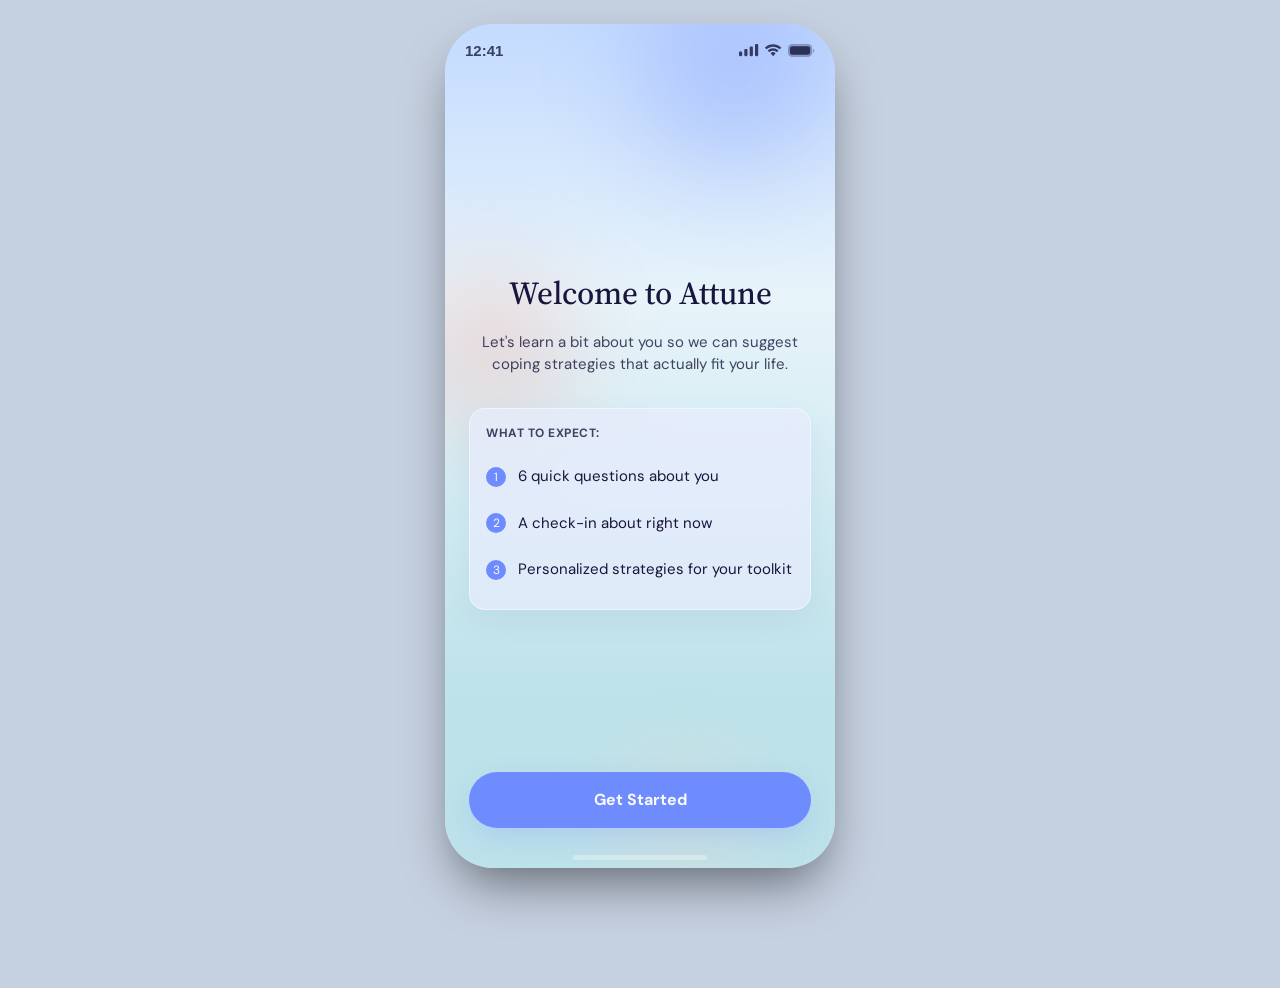
<file: pages/welcome.html>
<!DOCTYPE html>
<html lang="en">
  <head>
    <meta charset="UTF-8" />
    <meta name="viewport" content="width=device-width, initial-scale=1.0, viewport-fit=cover" />
    <title>Attune — Welcome</title>
    <link rel="preconnect" href="https://fonts.googleapis.com" />
    <link rel="preconnect" href="https://fonts.gstatic.com" crossorigin />
    <link
      href="https://fonts.googleapis.com/css2?family=DM+Sans:ital,opsz,wght@0,14..32,400;0,14..32,500;0,14..32,700;1,14..32,400&family=Source+Serif+4:ital,opsz,wght@0,8..60,500;0,8..60,700;1,8..60,500&display=swap"
      rel="stylesheet"
    />
    <link rel="stylesheet" href="../design-system/css-vars.css" />
    <link rel="stylesheet" href="../styles/global.css" />
    <link rel="stylesheet" href="../styles/components.css" />
    <link rel="stylesheet" href="../styles/screens.css" />
  </head>
  <body>
    <main class="app-root">
      <div class="device-stage">
        <div class="device-frame" data-node-id="190:844">
          <div class="phone-bg"></div>

          <div class="atmosphere" aria-hidden="true">
            <div
              class="atmosphere-orb orb-top"
              style="background-image: radial-gradient(circle at center, rgba(111,140,255,1) 0%, rgba(111,140,255,0) 70%)"
            ></div>
            <div
              class="atmosphere-orb orb-left"
              style="background-image: radial-gradient(circle at center, rgba(241,161,154,1) 0%, rgba(241,161,154,0) 70%)"
            ></div>
            <div
              class="atmosphere-orb orb-bottom"
              style="background-image: radial-gradient(circle at center, rgba(255,212,184,1) 0%, rgba(255,212,184,0) 70%)"
            ></div>
          </div>

          <div class="status-bar" role="presentation">
            <div class="status-row">
              <div class="status-spacer"></div>
              <div class="status-icons">
                <img
                  class="status-icon"
                  src="../assets/icon-cellular.svg"
                  alt=""
                  width="20"
                  height="13"
                />
                <img
                  class="status-icon"
                  src="../assets/icon-wifi.svg"
                  alt=""
                  width="17"
                  height="13"
                />
                <img
                  class="status-icon"
                  src="../assets/icon-battery.svg"
                  alt=""
                  width="27"
                  height="13"
                />
              </div>
            </div>
          </div>

          <div class="screen-body">
            <div class="welcome-flex">
              <div class="welcome-spacer-top"></div>

              <div class="welcome-title-wrap">
                <h1 class="type-heading-serif-32 text-center">Welcome to Attune</h1>
              </div>

              <div class="w-full" style="padding-bottom: 32px">
                <p class="type-body-15 text-center">
                  Let's learn a bit about you so we can suggest coping strategies that actually fit your
                  life.
                </p>
              </div>

              <div class="w-full" style="padding-bottom: var(--space-32)">
                <div class="glass-card">
                  <p class="type-label-upper">What to expect:</p>

                  <div class="welcome-list-item welcome-first-item">
                    <div class="welcome-list-num"><span>1</span></div>
                    <span class="type-body-15" style="color: var(--color-blues-deep-blue)"
                      >6 quick questions about you</span
                    >
                  </div>

                  <div class="welcome-list-item welcome-mid-item">
                    <div class="welcome-list-num"><span>2</span></div>
                    <span class="type-body-15" style="color: var(--color-blues-deep-blue)"
                      >A check-in about right now</span
                    >
                  </div>

                  <div class="welcome-list-item welcome-mid-item">
                    <div class="welcome-list-num"><span>3</span></div>
                    <span class="type-body-15" style="color: var(--color-blues-deep-blue)"
                      >Personalized strategies for your toolkit</span
                    >
                  </div>
                </div>
              </div>

              <div class="flex-grow"></div>

              <a class="btn-primary full-button" role="button" href="q1.html">
                <span class="type-btn-primary">Get Started</span>
              </a>
            </div>
          </div>

          <div class="home-indicator" aria-hidden="true"></div>
        </div>
      </div>
    </main>
    <script src="../JS/state.js"></script>
    <script src="../JS/Screens/welcome.js"></script>
    <script src="../JS/status-bar.js"></script>
  </body>
</html>
</file>
<file: design-system/css-vars.css>
/**
 * Generated from design-system/tokens.json — Attune design tokens that were created in Figma... this was created by cursor in Plan mode.
 ... I started with the original variables used in figma but ended up adding to them
 */
:root {
  /* Colors — blues */
  --color-blues-deep-blue: #17163c;
  --color-blues-cloudy-blue: #475caf;
  --color-blues-garden-blue: #c4dbff;
  --color-blues-sky-blue: #e7f4fa;
  --color-blues-rainy-day: #bde2ea;
  --color-blues-rain-drops: #46638e;
  --color-blues-grey-blue: #4C6880;
  /* Colors — purples */
  --color-purples-electric-waves: #6f8cff;
  --color-purples-electric-waves-40: rgba(111, 140, 255, 0.4);

  /* Neutral */
  --color-neutral-light-grey: #fafafa;

  /* Accent */
  --color-accent-blue-72: #6f8cff;
  --color-accent-orange-86: #ffd4b8;
  --color-accent-pink-66: #f1a19a;

  /* Surfaces */
  --color-surface-glass-fill: rgba(232, 236, 252, 0.72);
  --color-surface-glass-fill-strong: rgba(231, 244, 250, 0.19);
  --color-surface-mc-fill: #e8ecfc;
  --color-surface-progress-track: rgba(111, 140, 255, 0.3);

  /* M3 (slider) */
  --color-m3-primary: #00419b;
  --color-m3-surface-container-low: #f7f3f2;
  --color-m3-inverse-on-surface: #f4f0ef;
  --color-m3-on-primary-opacity-12: rgba(255, 255, 255, 0.12);

  /* Text */
  --color-text-deep-blue-80: rgba(23, 22, 60, 0.8);

  /* Typography */
  --font-family-1: "DM Sans", system-ui, sans-serif;
  --font-family-2: "Source Serif 4", Georgia, serif;
  --font-family-3: Arial, Helvetica, sans-serif;
  --font-family-status: -apple-system, BlinkMacSystemFont, "SF Pro Text", sans-serif;

  --font-weight-regular: 400;
  --font-weight-medium: 500;
  --font-weight-bold: 700;

  --font-size-12: 12px;
  --font-size-13: 13px;
  --font-size-14: 14px;
  --font-size-15: 15px;
  --font-size-16: 16px;
  --font-size-17: 17px;
  --font-size-28: 28px;
  --font-size-32: 32px;
  --font-size-slider-value: 27.919px;

  --line-height-tight: 1;
  --line-height-body-15: 22.5px;
  --line-height-heading-28: 36.4px;
  --line-height-heading-32: 41.6px;
  --line-height-slider-value: 34.899px;

  --letter-spacing-label-upper: 0.5px;
  --letter-spacing-slider-value: 0.8725px;

  /* Radius */
  --radius-2: 2px;
  --radius-3: 3px;
  --radius-10: 10px;
  --radius-12: 12px;
  --radius-14: 14px;
  --radius-16: 16px;
  --radius-40: 40px;
  --radius-48: 48px;
  --radius-60: 60px;
  --radius-80: 80px;
  --radius-pill: 100px;

  /* Spacing... Im not even sure I used all these variable lol */
  --space-4: 4px;
  --space-8: 8px;
  --space-10: 10px;
  --space-12: 12px;
  --space-16: 16px;
  --space-17: 17px;
  --space-20: 20px;
  --space-24: 24px;
  --space-32: 32px;
  --space-40: 40px;
  --space-48: 48px;
  --space-56: 56px;
  --space-64: 64px;
  --space-70: 70px;
  --space-80: 80px;
  --space-87: 87px;
  --space-90: 90px;
  --space-95: 95px;
  --space-96: 96px;
  --space-100: 100px;
  --space-104: 104px;
  --space-108: 108px;
  --space-112: 112px;

  /* Stroke */
  --stroke-1: 1px;
  --stroke-2: 2px;
  --stroke-chip: 0.5px;

  /* Opacity */
  --opacity-30: 0.3;
  --opacity-40: 0.4;

  /* Shadows */
  --shadow-device: 0 25px 50px -12px rgba(0, 0, 0, 0.5);
  --shadow-btn-primary: 0 10px 30px -5px rgba(111, 140, 255, 0.3);
  --shadow-mc-base: 0 4px 4px 0 rgba(196, 219, 255, 0.25);
  --shadow-mc-face: 0 4px 6.2px 0 rgba(196, 219, 255, 0.25);
  --shadow-chip-pressed: 0 4px 15px 0 rgba(253, 161, 101, 0.2);
  --shadow-chip-pressed-inner: 0 4px 15px -3px rgba(111, 140, 255, 0.3);
  --shadow-slider-ranking: 0 1.745px 17.45px 0 rgba(0, 0, 0, 0.1);

  /* Blur */
  --blur-atmosphere: 40px;
  --blur-glass: 10px;
  --blur-glass-soft: 5px;
  --blur-chip: 10.15px;

  /* Layout */
  --status-bar-height: 50px;
  --content-padding-x: 24px;
  --mc-btn-w: 326px;
  --mc-btn-h: 76px;
  --mc-inner-w: 313px;
  --mc-inner-h: 64px;
  --mc-offset: 7px;

  /* Text shadow (MC / chips) */
  --text-shadow-warm: 0 4px 7px rgba(255, 212, 184, 0.4);
}
</file>
<file: styles/global.css>
/* this css was written by me */
*,
*::before,
*::after {
  box-sizing: border-box;
}

html {
  font-size: 16px;
  -webkit-font-smoothing: antialiased;
}

body {
  margin: 0;
  min-height: 100vh;
  background: #c5d0e0;
  font-family: var(--font-family-1);
}

.app-root {
  min-height: 100vh;
  display: flex;
  flex-direction: column;
  align-items: center;
  justify-content: flex-start;
  padding: 24px 16px 120px;
  padding-bottom: max(120px, env(safe-area-inset-bottom, 0px) + 96px);
}


@media (max-width: 420px) {
  .device-stage {
    width: 100%;
    display: flex;
    justify-content: center;
  }

  .device-frame {
    position: relative;
    width: 390px;
    min-height:844px;
    max-width: 100%;
    border-radius: min(var(--radius-48), 12vw);
  }
}

/* Device stage — centers phone frame */
.device-stage {
  display: flex;
  justify-content: center;
  width: 100%;
}

.device-frame {
  position: relative;
  width: 390px;
  max-width: 100%;
  min-height: 844px;
  border-radius: var(--radius-48);
  overflow: hidden;
  box-shadow: var(--shadow-device);
  background: var(--color-blues-garden-blue);
  display: flex;
  flex-direction: column;
}

.phone-bg {
  position: absolute;
  inset: 0;
  background: linear-gradient(
    180deg,
    var(--color-blues-garden-blue) 0%,
    var(--color-blues-sky-blue) 32.692%,
    var(--color-blues-rainy-day) 80.288%
  );
  z-index: 0;
}

.atmosphere {
  position: absolute;
  inset: 0;
  overflow: hidden;
  pointer-events: none;
  z-index: 1;
}

.atmosphere-orb {
  position: absolute;
  border-radius: 50%;
  filter: blur(var(--blur-atmosphere));
  opacity: var(--opacity-40);
}

.orb-top {
  width: 300px;
  height: 300px;
  top: -100px;
  right: -50px;
}

.orb-left {
  width: 250px;
  height: 250px;
  top: 200px;
  left: -80px;
}

.orb-bottom {
  width: 200px;
  height: 200px;
  bottom: -50px;
  right: 50px;
  opacity: var(--opacity-30);
}

.status-bar {
  position: absolute;
  top: 0;
  left: 0;
  right: 0;
  height: var(--status-bar-height);
  padding: 14px 20px 0;
  z-index: 10;
  display: flex;
  flex-direction: column;
  align-items: stretch;
}

.status-row {
  display: flex;
  align-items: center;
  justify-content: space-between;
  width: 100%;
  min-height: 24px;
  padding: 0;
}

.status-time-wrap {
  width: 86px;
  display: flex;
  justify-content: flex-start;
  align-items: center;
}

.status-time {
  font-family: var(--font-family-status);
  font-weight: 700;
  font-size: 15px;
  line-height: 1;
  color: var(--color-text-deep-blue-80);
}

.status-spacer {
  flex: 1;
  height: 1px;
  flex-shrink: 0;
}

.status-icons {
  width: 86px;
  display: flex;
  align-items: center;
  justify-content: flex-end;
  gap: 6px;
  padding: 0;
}

.status-icon {
  display: block;
  flex-shrink: 0;
}

.screen-body {
  position: relative;
  z-index: 2;
  flex: 1 1 auto;
  min-height: 0;
  display: flex;
  flex-direction: column;
  padding: var(--space-70) var(--content-padding-x) var(--space-40);
}



.home-indicator {
  position: absolute;
  bottom: 8px;
  left: 50%;
  transform: translateX(-50%);
  width: 134px;
  height: 5px;
  border-radius: var(--radius-3);
  background: rgba(255, 255, 255, 0.3);
  z-index: 12;
}

button {
  font: inherit;
  cursor: pointer;
  border: none;
  background: none;
  padding: 0;
}

button:focus-visible {
  outline: 2px solid var(--color-purples-electric-waves);
  outline-offset: 2px;
}
</file>
<file: styles/components.css>
h1,
h2,
h3,
p {
  margin: 0;
}

.w-full {
  width: 100%;
}

.flex-grow {
  flex: 1 1 auto;
  min-height: 0;
}

.text-center {
  text-align: center;
}


.type-heading-serif-32,
.type-heading-serif-28 {
  font-family: var(--font-family-2);
  font-weight: var(--font-weight-medium);
  color: var(--color-blues-deep-blue);
}

.type-heading-serif-32 {
  font-size: var(--font-size-32);
  line-height: var(--line-height-heading-32);
}

.type-heading-serif-28 {
  font-size: var(--font-size-28);
  line-height: var(--line-height-heading-28);
}

.type-body-15 {
  font-family: var(--font-family-1);
  font-size: var(--font-size-15);
  line-height: var(--line-height-body-15);
  font-weight: var(--font-weight-regular);
  color: var(--color-text-deep-blue-80);
}

.type-label-upper,
.type-caption-upper {
  font-family: var(--font-family-1);
  font-size: var(--font-size-12);
  line-height: 1.4;
  letter-spacing: var(--letter-spacing-label-upper);
  font-weight: var(--font-weight-bold);
  text-transform: uppercase;
  color: var(--color-text-deep-blue-80);
}

.type-btn-primary,
.type-btn-secondary {
  font-family: var(--font-family-1);
  font-size: var(--font-size-16);
  line-height: 1;
  font-weight: var(--font-weight-bold);
}

.type-btn-primary {
  color: var(--color-neutral-light-grey);
}

.type-btn-secondary {
  color: var(--color-blues-deep-blue);
}

/* For the Glass effect I used this resource to help me figure out the blur/frosty effect: https://css-tricks.com/backdrop-filter-effect-with-css/#:~:text=I%20love%20these%20little%20posts,CSS%20property%20is%20backdrop%2Dfilter%20.&text=Notice%20the%20%2Dwebkit%20prefix%20in,SCSS */
.glass-card {
  width: 100%;
  padding: var(--space-16);
  border-radius: var(--radius-16);
  background: var(--color-surface-glass-fill);
  border: var(--stroke-1) solid rgba(255, 255, 255, 0.45);
  box-shadow: 0 12px 30px rgba(70, 99, 142, 0.08);
  backdrop-filter: blur(var(--blur-glass));
  -webkit-backdrop-filter: blur(var(--blur-glass));
}

.progress-header {
  width: 100%;
  display: flex;
  align-items: center;
  justify-content: space-between;
  padding-bottom: var(--space-8);
}

.progress-bar-wrap {
  width: 100%;
  padding-bottom: var(--space-40);
}

.progress-bar {
  position: relative;
  width: 100%;
  height: 8px;
  border-radius: var(--radius-pill);
  overflow: hidden;
  background: var(--color-surface-progress-track);
}

.progress-fill {
  position: absolute;
  inset: 0;
  right: 100%;
  border-radius: inherit;
  background: linear-gradient(
    90deg,
    var(--color-accent-blue-72) 0%,
    var(--color-accent-orange-86) 100%
  );
}

.btn-row {
  width: 100%;
  display: flex;
  align-items: center;
  justify-content: center;
  gap: var(--space-12);
}

.btn-primary,
.btn-secondary {
  min-height: 56px;
  border-radius: var(--radius-pill);
  display: inline-flex;
  align-items: center;
  justify-content: center;
  padding: 0 22px;
  transition: transform 150ms ease, box-shadow 150ms ease, background 150ms ease;
}

.btn-row .btn-primary,
.btn-row .btn-secondary {
  flex: 1 1 0;
  min-width: 0;
}

.btn-primary {
  background: var(--color-purples-electric-waves);
  box-shadow: var(--shadow-btn-primary);
}

.garden-button {
  box-shadow: var(--shadow-btn-primary), inset 0 0 0 1px var(--color-blues-garden-blue);
}

.full-button {
  width: 100%;
  max-width: none;
}

.btn-secondary {
  background: rgba(255, 255, 255, 0.38);
  border: var(--stroke-1) solid rgba(255, 255, 255, 0.65);
  box-shadow: 0 10px 24px rgba(70, 99, 142, 0.08);
}


.btn-primary:active,
.btn-secondary:active,
.mc-btn:active,
.choice-btn:active,
.chip-cloud:active,
.chip-pressed:active,
.chip:active {
  transform: scale(0.98);
}

.skip-link {
  min-height: 28px;
  color: var(--color-text-deep-blue-80);
  font-family: var(--font-family-1);
  font-size: var(--font-size-13);
  font-weight: var(--font-weight-medium);
  text-decoration: underline;
  text-underline-offset: 3px;
  text-align: center;
  padding: 10px 0;
}

.skip-link:active {
  opacity: 0.75;
}

.btn-primary,
.btn-secondary,
.skip-link {
  text-decoration: none;
}

.mc-stack {
  width: 100%;
  display: flex;
  flex-direction: column;
  align-items: center;
  gap: var(--space-8);
}

.mc-btn {
  position: relative;
  width: var(--mc-btn-w);
  max-width: 100%;
  height: var(--mc-btn-h);
  min-height: var(--mc-btn-h);
  display: block;
  text-align: left;
  flex-shrink: 0;
}

.mc-shadow,
.mc-face {
  position: absolute;
  border-radius: var(--radius-14);
}

.mc-shadow {
  top: var(--mc-offset);
  left: var(--mc-offset);
  width: var(--mc-inner-w);
  max-width: calc(100% - var(--mc-offset));
  height: var(--mc-inner-h);
  background: rgba(196, 219, 255, 0.42);
  box-shadow: var(--shadow-mc-base);
}

.mc-face {
  top: 0;
  left: 0;
  width: var(--mc-inner-w);
  max-width: calc(100% - var(--mc-offset));
  height: var(--mc-inner-h);
  padding: 0 20px;
  display: flex;
  align-items: center;
  justify-content: flex-start;
  background: var(--color-surface-mc-fill);
  border: 1px solid rgba(255, 255, 255, 0.6);
  box-shadow: var(--shadow-mc-face);
  transition: background 150ms ease, box-shadow 150ms ease, transform 150ms ease;
}

.mc-label {
  font-family: var(--font-family-1);
  font-size: var(--font-size-16);
  line-height: 1.25;
  font-weight: var(--font-weight-medium);
  color: var(--color-blues-deep-blue);
  text-shadow: none;
  font-variation-settings: "opsz" 14;
}

.mc-btn:active .mc-face {
  transform: translateY(1px);
}

.mc-btn.is-pressed .mc-face,
.mc-btn[aria-pressed="true"] .mc-face {
  background: var(--color-purples-electric-waves);
  border-color: var(--color-blues-beauty-blue, #e8ecfc);
  box-shadow: 0 4px 15px -3px rgba(111, 140, 255, 0.3);
}

.mc-btn.is-pressed .mc-label,
.mc-btn[aria-pressed="true"] .mc-label {
  color: var(--color-neutral-light-grey);
}
.btn-primary:disabled,
.btn-secondary:disabled {
  opacity: 0.45;
  cursor: default;
  box-shadow: none;
}

.choice-list {
  width: 100%;
  display: flex;
  flex-direction: column;
  gap: var(--space-8);
}

.choice-btn {
  width: 100%;
  min-height: 56px;
  padding: 0 20px;
  border-radius: var(--radius-14);
  border: 1px solid rgba(255, 255, 255, 0.6);
  background: rgba(255, 255, 255, 0.55);
  box-shadow: 0 8px 18px rgba(70, 99, 142, 0.1);
  text-align: left;
}

.choice-btn.is-pressed,
.choice-btn[aria-pressed="true"] {
  background: var(--color-purples-electric-waves);
}

.choice-text {
  font-family: var(--font-family-1);
  font-size: var(--font-size-16);
  font-weight: var(--font-weight-medium);
  color: var(--color-blues-deep-blue);
}

.choice-btn.is-pressed .choice-text,
.choice-btn[aria-pressed="true"] .choice-text {
  color: var(--color-neutral-light-grey);
}


.chip-wrap {
  display: flex;
  flex-wrap: wrap;
  justify-content: center;
  gap: var(--space-8);
  width: 100%;
  max-width: 342px;
}

.chip-cloud,
.chip-pressed,
.chip {
  position: relative;
  min-width: 84px;
  height: 36px;
  min-height: 36px;

  display: inline-flex;
  align-items: center;
  justify-content: center;

  padding: 0 14px;

  border-radius: 100px;
  border: var(--stroke-chip) solid rgba(255, 255, 255, 0.72);

  background: rgba(255, 255, 255, 0.34);
  box-shadow: 0 8px 20px rgba(70, 99, 142, 0.08);

  backdrop-filter: blur(var(--blur-chip));
  -webkit-backdrop-filter: blur(var(--blur-chip));

  transition:
    transform 150ms ease,
    background 150ms ease,
    border-color 150ms ease,
    box-shadow 150ms ease;
}

.chip-text {
  font-family: var(--font-family-1);
  font-size: var(--font-size-14);
  font-weight: var(--font-weight-medium);
  color: var(--color-blues-deep-blue);
  line-height: 1;
  text-align: center;
  text-shadow: none;
  font-variation-settings: "opsz" 14;
}

.chip-pressed,
.chip.is-pressed,
.chip[aria-pressed="true"] {
  border-radius: 100px;
  background: var(--color-purples-electric-waves);
  border-color: var(--color-purples-electric-waves);
  box-shadow: 0 4px 15px -3px rgba(111, 140, 255, 0.3);
  color: var(--Beauty-Blue)
}

.chip-pressed .chip-text,
.chip.is-pressed,
.chip[aria-pressed="true"] {
  color: var(--color-neutral-light-grey);
}

.chip-list .chip-cloud,
.chip-list .chip-pressed,
.chip-list .chip {
  width: auto;
  min-width: 0;
  height: auto;
  min-height: 32px;
  padding: 8px 12px;
}

.inline-other-field {
  width: 363px;
  max-width: 100%;
  max-height: 0;
  opacity: 0;
  transform: translateY(-8px) scale(0.98);
  overflow: hidden;
  pointer-events: none;
  transition:
    max-height 220ms ease,
    opacity 180ms ease,
    transform 220ms ease,
    margin 220ms ease;
}

.inline-other-field.is-open {
  max-height: 66px;
  opacity: 1;
  transform: translateY(0) scale(1);
  pointer-events: auto;
}

.other-field-box {
  width: 100%;
  height: 66px;
  display: flex;
  align-items: center;
  justify-content: center;
  padding: 11px 15px;
}

.inline-other-input {
  flex: 1 1 auto;
  min-width: 0;
  height: 36px;
  padding: 10px 18px;
  border-radius: 18px;
  border: 0.5px solid rgba(232, 236, 252, 0.95);
  border-right: 0;
  outline: 0;
  background: rgba(232, 236, 252, 0.3);
  color: var(--color-blues-cloudy-blue);
  font-family: var(--font-family-1);
  font-size: var(--font-size-15);
  line-height: var(--line-height-body-15);
  font-weight: var(--font-weight-medium);
  box-shadow: 0 4px 15px rgba(196, 219, 255, 0.25);
  backdrop-filter: blur(var(--blur-glass-soft));
  -webkit-backdrop-filter: blur(var(--blur-glass-soft));
  transition:
    background 160ms ease,
    border-color 160ms ease,
    box-shadow 160ms ease;
  margin-right: 10px;
}

.inline-other-input::placeholder {
  color: var(--color-blues-cloudy-blue);
  opacity: 0.8;
}

.inline-other-input:focus {
  background: rgba(232, 236, 252, 0.44);
  border-color: rgba(111, 140, 255, 0.5);
  box-shadow:
    0 4px 15px rgba(196, 219, 255, 0.25),
    0 0 0 2px rgba(111, 140, 255, 0.14);
}

.inline-other-add {
  flex: 0 0 57px;
  width: 57px;
  height: 36px;
  border-radius: 18px;
  background: var(--color-purples-electric-waves);
  color: var(--color-neutral-light-grey);
  border: 0.5px solid rgba(232, 236, 252, 0.95);
  font-family: var(--font-family-1);
  font-size: var(--font-size-15);
  line-height: 1;
  font-weight: var(--font-weight-medium);
  box-shadow: 0 4px 15px rgba(196, 219, 255, 0.25);
  transition:
    transform 150ms ease,
    opacity 150ms ease,
    background 150ms ease,
    box-shadow 150ms ease;
}

.inline-other-add:disabled {
  opacity: 0.45;
  cursor: default;
  box-shadow: none;
}


.inline-other-add:not(:disabled):active {
  transform: scale(0.96);
}

.mc-stack .inline-other-field {
  width: var(--mc-btn-w);
  max-width: 100%;
}

.chip-wrap .inline-other-field {
  flex: 1 0 100%;
  margin-left: auto;
  margin-right: auto;
}

.mc-stack .inline-other-field {
  width: var(--mc-btn-w);
  max-width: 100%;
}

.mc-stack .inline-other-field.is-open {
  max-height: var(--mc-btn-h);
  margin-top: 0;
}

.mc-stack .other-field-box {
  width: var(--mc-inner-w);
  max-width: calc(100% - var(--mc-offset));
  height: var(--mc-inner-h);

  display: flex;
  align-items: center;
  justify-content: space-between;
  gap: 12px;

  padding: 0 12px 0 20px;

  border-radius: var(--radius-14);
  border: 1px solid rgba(255, 255, 255, 0.6);

  background: var(--color-surface-mc-fill);
  box-shadow: var(--shadow-mc-face);
}

.mc-stack .inline-other-input {
  flex: 1;
  height: 100%;
  padding: 0;
  margin: 0;
  border: none;
  border-radius: 0;
  outline: none;
  background: transparent;
  box-shadow: none;
  color: var(--color-blues-deep-blue);
  font-family: var(--font-family-1);
  font-size: var(--font-size-16);
  line-height: 1.25;
  font-weight: var(--font-weight-medium);
  backdrop-filter: none;
  -webkit-backdrop-filter: none;
}

.mc-stack .inline-other-input::placeholder {
  color: var(--color-text-deep-blue-80);
  opacity: 0.75;
}

.mc-stack .inline-other-input:focus {
  background: transparent;
  border: none;
  box-shadow: none;
}

.mc-stack .inline-other-add {
  flex: 0 0 62px;
  width: 62px;
  height: 36px;
  border: none;
  border-radius: 18px;
  background: var(--color-purples-electric-waves);
  color: var(--color-neutral-light-grey);
  font-family: var(--font-family-1);
  font-size: var(--font-size-14);
  font-weight: var(--font-weight-bold);
  line-height: 1;

  box-shadow: 0 4px 15px -3px rgba(111, 140, 255, 0.3);
}

.mc-stack .inline-other-add:disabled {
  opacity: 0.45;
  cursor: default;
  box-shadow: none;
}

.chip-pop {
  animation: chip-pop 180ms ease-out;
}

.slider-panel {
  width: 100%;
  min-height: 260px;
  display: flex;
  flex-direction: column;
  align-items: center;
  justify-content: center;
  gap: var(--space-24);
  padding: var(--space-24) 0;
}

.slider-value {
  min-width: 112px;
  min-height: 48px;
  display: inline-flex;
  align-items: center;
  justify-content: center;
  padding: 0 18px;
  border-radius: var(--radius-pill);
  background: var(--color-m3-primary);
  color: var(--color-m3-inverse-on-surface);
  font-family: var(--font-family-3);
  font-size: var(--font-size-slider-value);
  line-height: var(--line-height-slider-value);
  letter-spacing: var(--letter-spacing-slider-value);
  box-shadow: var(--shadow-slider-ranking);
}

.slider-rail-wrap {
  width: 100%;
  display: flex;
  justify-content: center;
}

.interactive-slider {
  --slider-color: var(--color-m3-primary);
  --slider-text-color: var(--color-m3-inverse-on-surface);
  --slider-percent: 0%;
  --slider-ratio: 0;
}

.interactive-slider .slider-value {
  min-width: auto;
  min-height: auto;
  padding: 0;
  border-radius: 0;
  background: transparent;
  color: var(--slider-color);
  box-shadow: none;
  font-family: var(--font-family-2);
  font-size: var(--font-size-32);
  line-height: var(--line-height-heading-32);
  font-weight: var(--font-weight-medium);
  letter-spacing: 0;
  transition: color 160ms ease;
}

.range-slider {
  --slider-thumb-size: 39px;
  position: relative;
  width: min(306px, 100%);
  height: 64px;
  user-select: none;
}

.slider-track {
  position: absolute;
  left: 0;
  right: 0;
  top: 50%;
  height: 16px;
  transform: translateY(-50%);
  border-radius: var(--radius-pill);
  background: linear-gradient(
    90deg,
    var(--slider-color) 0%,
    var(--slider-color) var(--slider-percent),
    var(--color-m3-surface-container-low) var(--slider-percent),
    var(--color-m3-surface-container-low) 100%
  );
  box-shadow: inset 0 0 0 1px rgba(0, 65, 155, 0.08);
  transition: background 160ms ease;
}

.slider-dots {
  position: absolute;
  left: 9px;
  right: 9px;
  top: 50%;
  display: flex;
  justify-content: space-between;
  transform: translateY(-50%);
  pointer-events: none;
  z-index: 2;
}

.slider-dots img {
  width: 4px;
  height: 4px;
  display: block;
}

.range-slider-indicators {
  position: absolute;
  top: 50%;
  left: calc(9px + (100% - 18px) * var(--slider-ratio));
  width: var(--slider-thumb-size);
  height: var(--slider-thumb-size);
  transform: translate(-50%, -50%);
  border-radius: 50%;
  box-shadow: var(--shadow-slider-ranking);
  pointer-events: none;
  z-index: 3;
  transition: left 120ms ease;
}

.range-slider-input {
  position: absolute;
  top: 0;
  right: 0;
  bottom: 0;
  left: 0;

  width: 100%;
  height: 100%;
  margin: 0;

  opacity: 0;
  cursor: pointer;
  z-index: 4;

  appearance: none;
  -webkit-appearance: none;
  background: transparent;
}

.range-slider-input::-webkit-slider-runnable-track {
  background: transparent;
  border: none;
}

.range-slider-input::-webkit-slider-thumb {
  appearance: none;
  -webkit-appearance: none;
  width: var(--slider-thumb-size);
  height: var(--slider-thumb-size);
  background: transparent;
  border: none;
}

.range-slider-input::-moz-range-track {
  background: transparent;
  border: none;
}

.range-slider-input::-moz-range-thumb {
  width: var(--slider-thumb-size);
  height: var(--slider-thumb-size);
  background: transparent;
  border: none;
}
.range-slider-input:active {
  cursor: grabbing;
}

.range-slider:has(.range-slider-input:focus-visible) {
  outline: 2px solid var(--color-purples-electric-waves);
  outline-offset: 4px;
  border-radius: var(--radius-pill);
}


.strategy-card {
  width: 100%;
  min-height: 221px;
  padding: 16px;
  border-radius: 16px;
  border: 1px solid rgba(196, 219, 255, 0.95);
  background: #e8ecfc;
  box-shadow: 0 12px 24px rgba(70, 99, 142, 0.08);
  backdrop-filter: blur(10px);
  -webkit-backdrop-filter: blur(10px);
  cursor: pointer;
  transition: background 150ms ease, color 150ms ease;
}

.strategy-content {
  width: 100%;
  display: flex;
  flex-direction: column;
  gap: 12px;
}

.strategy-title {
  font-family: var(--font-family-2);
  font-size: 17px;
  line-height: 23px;
  font-weight: 700;
  color: #17163c;
}

.strategy-time,
.reason-label,
.reason-text {
  font-family: var(--font-family-1);
}

.strategy-time {
  font-size: 12px;
  line-height: 16px;
  font-weight: 700;
  letter-spacing: 0.005em;
  text-transform: uppercase;
  color: #475caf;
}

.strategy-card .type-body-15 {
  font-size: 15px;
  line-height: 22px;
  color: #475caf;
}

.strategy-reason {
  min-height: 65px;
  padding: 16px 12px 12px;

  display: flex;
  flex-direction: column;
  gap: 4px;

  border-radius: 12px;
  background: rgba(111, 140, 255, 0.4);
}

.reason-label {
  font-size: 12px;
  line-height: 16px;
  font-weight: 700;
  letter-spacing: 0.005em;
  text-transform: uppercase;
  color: #475caf;
}

.reason-text {
  font-size: 13px;
  line-height: 17px;
  font-weight: 400;
  color: #fafafa;
}

.check-circle {
  width: 24px;
  height: 24px;

  display: flex;
  align-items: center;
  justify-content: center;
  flex-shrink: 0;

  border-radius: 12px;
  border: 2px solid #c4dbff;
  background: #c4dbff;
}

.check-circle img {
  width: 14px;
  height: 14px;
  display: none;
}

.tag {
  min-height: 28px;
  padding: 6px 12px;

  display: inline-flex;
  align-items: center;
  justify-content: center;

  border-radius: 100px;
  background: #6f8cff;
}

.tag-text {
  font-family: var(--font-family-1);
  font-size: 12px;
  line-height: 16px;
  font-weight: 400;
  color: #ffffff;
  text-align: center;
}

.tag-text-muted {
  color: #fafafa;
}

/* this is the css for the checked strategy card */
.strategy-card.is-checked {
  background: rgba(111, 140, 255, 0.8);
}

.strategy-card.is-checked .strategy-title {
  color: #e7f4fa;
}

.strategy-card.is-checked .strategy-time {
  color: #ffffff;
}

.strategy-card.is-checked .type-body-15 {
  color: #fafafa;
}

.strategy-card.is-checked .strategy-reason {
  background: #c4dbff;
}

.strategy-card.is-checked .reason-label {
  color: #17163c;
}

.strategy-card.is-checked .reason-text {
  color: #475caf;
}

.strategy-card.is-checked .tag {
  background: #c4dbff;
}

.strategy-card.is-checked .tag-text,
.strategy-card.is-checked .tag-text-muted {
  color: #17163c;
}

.strategy-card.is-checked .check-circle {
  background: #c4dbff;
  border-color: #c4dbff;
}

.strategy-card.is-checked .check-circle img {
  display: block;
}

/* This is the component code I did this Q5 */
.answer-box {
  width: 100%;
  display: flex;
  flex-direction: column;
  gap: var(--space-8);
}

.answer-input {
  width: 100%;
  min-height: 150px;
  resize: vertical;

  padding: var(--space-16);
  border-radius: var(--radius-16);
  border: var(--stroke-1) solid rgba(255, 255, 255, 0.65);

  background: rgba(255, 255, 255, 0.38);
  color: var(--color-blues-deep-blue);

  font-family: var(--font-family-1);
  font-size: var(--font-size-15);
  line-height: var(--line-height-body-15);

  box-shadow: 0 10px 24px rgba(70, 99, 142, 0.08);
  outline: none;
}

.answer-input::placeholder {
  color: var(--color-text-deep-blue-80);
  opacity: 0.8;
}

.answer-input:focus {
  border-color: rgba(111, 140, 255, 0.6);
  box-shadow: 0 10px 24px rgba(70, 99, 142, 0.08), 0 0 0 2px rgba(111, 140, 255, 0.16);
}
</file>
<file: styles/screens.css>
/* Welcome — extra top spacer */
.welcome-spacer-top {
  height: 179px;
  flex-shrink: 0;
}

.welcome-flex {
  display: flex;
  flex-direction: column;
  align-items: center;
  flex: 1;
  width: 100%;
}

.welcome-title-wrap {
  min-height: 57.59px;
  display: flex;
  justify-content: center;
  width: 100%;
}

.welcome-list-num {
  width: 20px;
  height: 20px;
  border-radius: var(--radius-10);
  background: var(--color-purples-electric-waves);
  display: flex;
  align-items: center;
  justify-content: center;
  flex-shrink: 0;
}

.welcome-list-num span {
  font-family: var(--font-family-1);
  font-weight: var(--font-weight-regular);
  font-size: var(--font-size-12);
  color: var(--color-neutral-light-grey);
  font-variation-settings: "opsz" 14;
}

.welcome-list-item {
  display: flex;
  align-items: center;
  gap: var(--space-12);
  width: 100%;
}

.welcome-first-item {
  padding-top: var(--space-24);
  padding-bottom: var(--space-12);
}

.welcome-mid-item {
  padding: var(--space-12) 0;
}


/* Recommendation page */
.recommendation-page {
  flex: 1 1 auto;
  min-height: 0;
  display: flex;
  flex-direction: column;
}

.recommendation-scroll {
  flex: 1 1 auto;
  min-height: 0;
  overflow-y: auto;
  overflow-x: hidden;
  max-height: 475px;
  width: 100%;
  margin-bottom: 0;
  -webkit-overflow-scrolling: touch;
}

.recommendation-list {
  display: flex;
  flex-direction: column;
  gap: var(--space-8);
  padding-bottom: var(--space-8);
}

.strategy-header {
  display: flex;
  align-items: flex-start;
  justify-content: space-between;
  gap: 8px;
  width: 100%;
}

.strategy-tags {
  display: flex;
  flex-wrap: wrap;
  align-items: flex-start;
  justify-content: flex-start;
  gap: 8px;
}

.is-hidden {
  display: none;
}

.recommendation-actions {
  width: 100%;
  min-height: 135px;
  flex-shrink: 0;

  display: flex;
  flex-direction: column;
  align-items: center;

  padding-top: 12px;
  padding-bottom: 5px;
}

/* Profile page */ 

.check-badge {
  width: 80px;
  height: 80px;
  border-radius: var(--radius-40);
  background: linear-gradient(
    135deg,
    var(--color-accent-blue-72) 0%,
    var(--color-accent-orange-86) 100%
  );
  display: flex;
  align-items: center;
  justify-content: center;
  flex-shrink: 0;
}

.check-badge img {
  width: 40px;
  height: 40px;
}

.chip-list {
  display: flex;
  flex-wrap: wrap;
  gap: var(--space-8);
  width: 100%;
}

.profile-screen {
  width: 100%;
  display: flex;
  flex-direction: column;
  flex: 1;
  min-height: 0;
}

.profile-content {
  width: 100%;
  display: flex;
  flex-direction: column;
  align-items: center;
}

.icon-holder {
  width: 100%;
  display: flex;
  justify-content: center;
  padding-bottom: 32px;
}

.profile-text {
  max-width: 280px;
  padding: 32px 0;
}

.profile-card {
  width: 100%;
  margin-bottom: 32px;
}

.profile-label {
  margin-bottom: var(--space-16);
}

.next-note {
  max-width: 320px;
  color: var(--color-text-deep-blue-80);
}

.screen-body-inner {
  display: flex;
  flex-direction: column;
  flex: 1 1 auto;
  min-height: 0;
  width: 100%;
}
</file>
